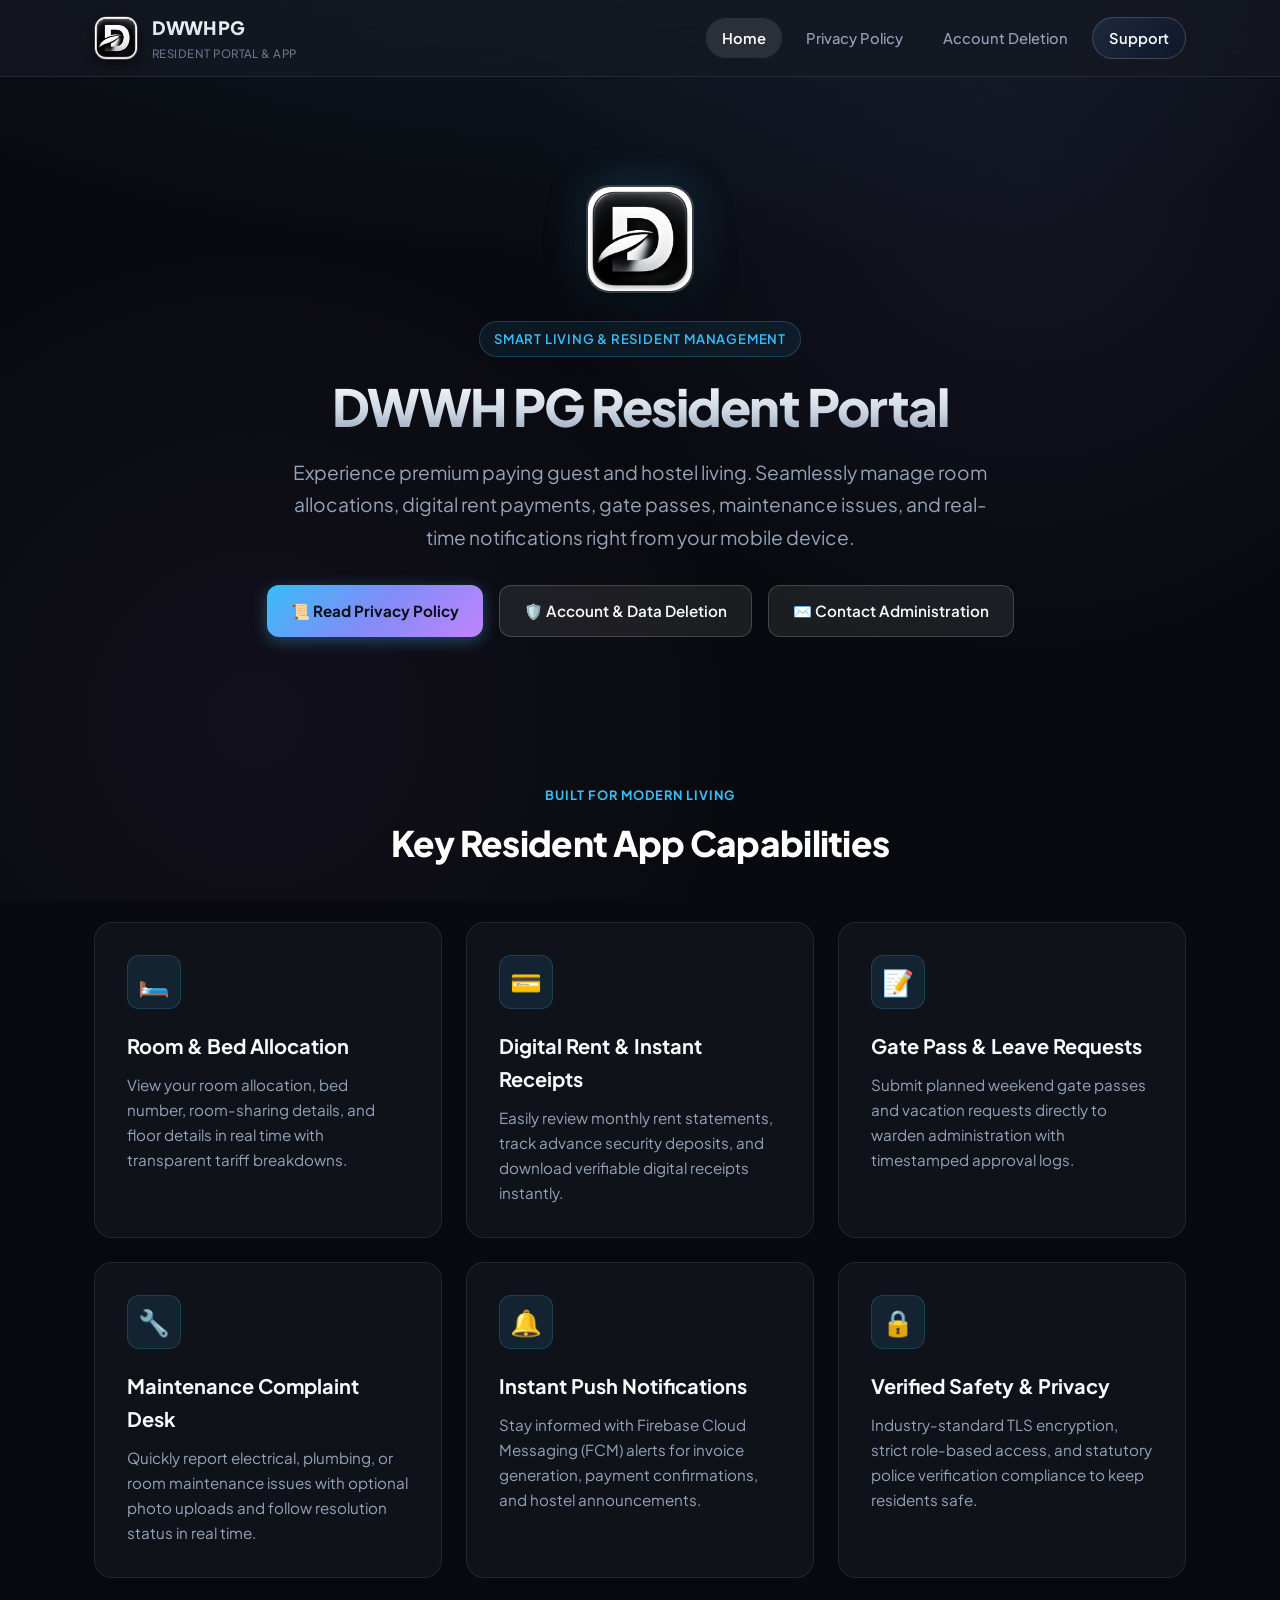
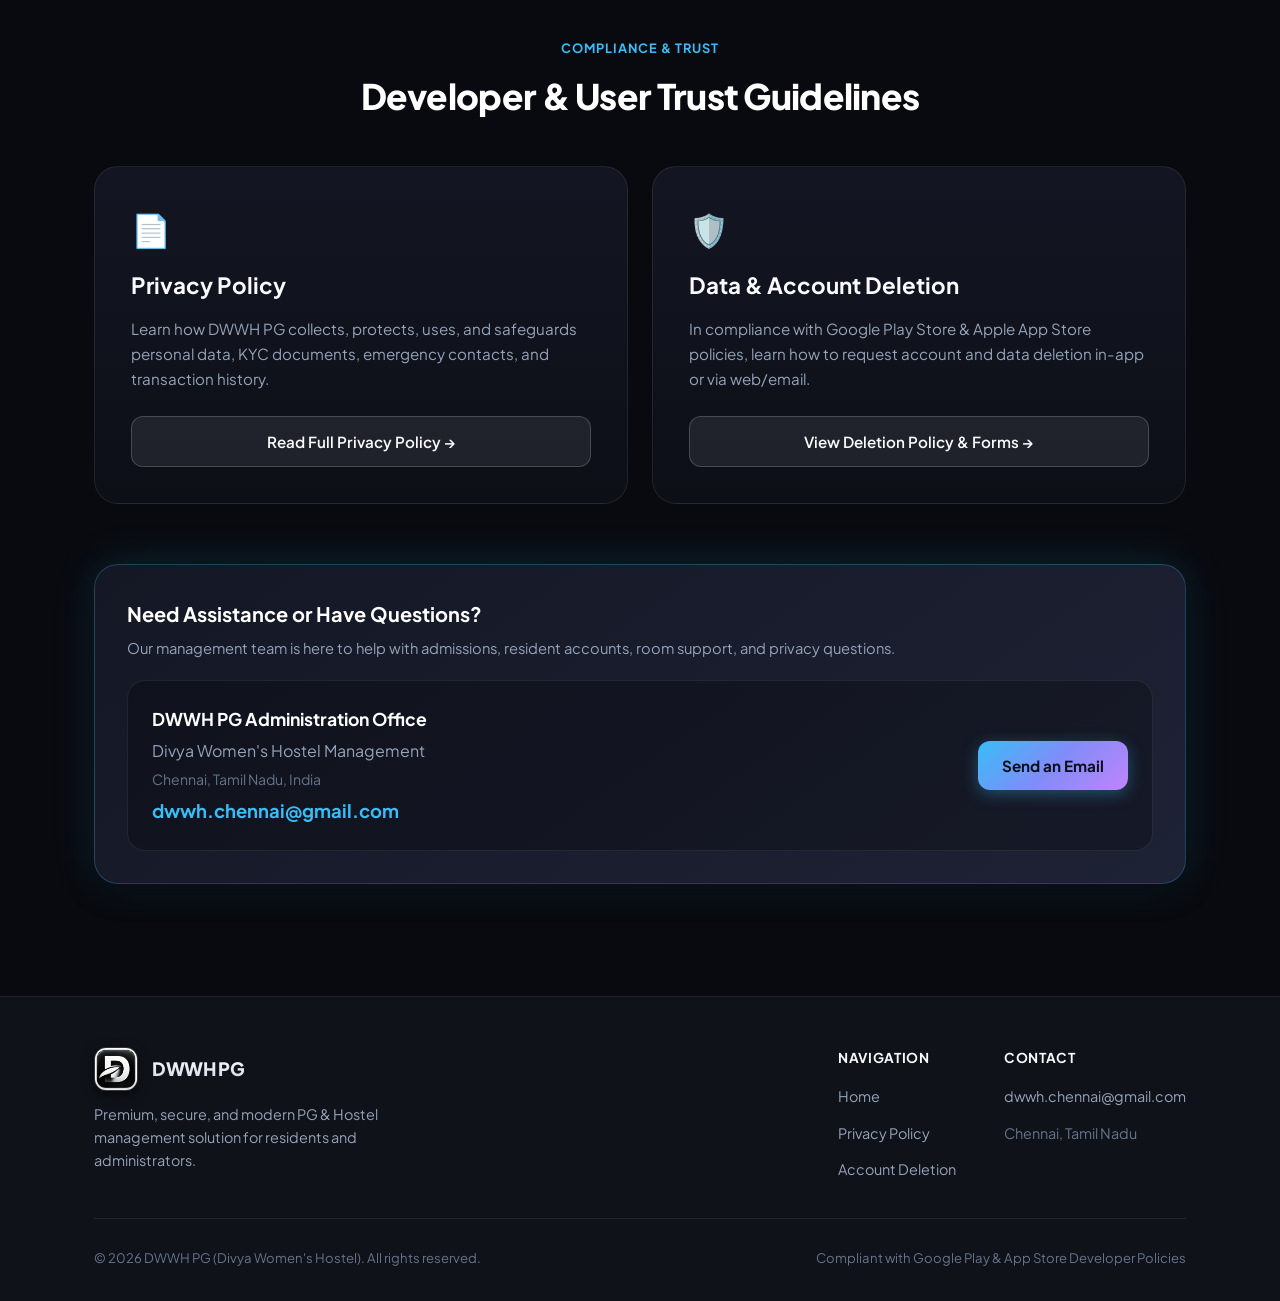
<file: index.html>
<!DOCTYPE html>
<html lang="en">
<head>
  <meta charset="UTF-8">
  <meta name="viewport" content="width=device-width, initial-scale=1.0">
  <title>DWWH PG | Modern Hostel & PG Resident Experience</title>
  <meta name="description" content="Official portal for DWWH PG (Divya Women's Hostel). Powered by modern mobile technology for room allocation, digital rent payments, gate passes, and resident support.">
  <meta name="keywords" content="DWWH PG, Divya Women's Hostel, PG accommodation Chennai, resident app, hostel management">
  <meta name="robots" content="index, follow">
  <link rel="icon" type="image/jpeg" href="logo.jpeg">
  <!-- Google Fonts -->
  <link rel="preconnect" href="https://fonts.googleapis.com">
  <link rel="preconnect" href="https://fonts.gstatic.com" crossorigin>
  <link href="https://fonts.googleapis.com/css2?family=Plus+Jakarta+Sans:wght@400;500;600;700;800&display=swap" rel="stylesheet">
  <link rel="stylesheet" href="styles.css">
  <style>
    /* Specific Home Styles */
    .hero-container {
      display: flex;
      flex-direction: column;
      align-items: center;
      text-align: center;
      padding: 60px 0 40px;
    }

    .hero-logo-large {
      width: 108px;
      height: 108px;
      border-radius: var(--radius-xl);
      box-shadow: 0 12px 36px rgba(0, 0, 0, 0.7), 0 0 40px rgba(56, 189, 248, 0.25);
      border: 2px solid rgba(255, 255, 255, 0.2);
      margin-bottom: 28px;
      transition: transform 0.3s ease;
    }

    .hero-logo-large:hover {
      transform: scale(1.06) rotate(1deg);
    }

    .hero-title-main {
      font-size: 3.2rem;
      font-weight: 800;
      line-height: 1.15;
      letter-spacing: -0.03em;
      margin-bottom: 20px;
      background: linear-gradient(180deg, #ffffff 0%, #cbd5e1 60%, #94a3b8 100%);
      -webkit-background-clip: text;
      -webkit-text-fill-color: transparent;
    }

    .hero-desc-main {
      font-size: 1.2rem;
      color: var(--text-secondary);
      max-width: 720px;
      margin: 0 auto 32px;
      line-height: 1.7;
    }

    .cta-group {
      display: flex;
      gap: 16px;
      flex-wrap: wrap;
      justify-content: center;
      margin-bottom: 48px;
    }

    .section-heading-wrapper {
      text-align: center;
      margin: 60px 0 36px;
    }

    .section-kicker {
      text-transform: uppercase;
      font-size: 0.8rem;
      font-weight: 700;
      letter-spacing: 0.08em;
      color: var(--accent-primary);
      margin-bottom: 8px;
    }

    .section-main-title {
      font-size: 2.2rem;
      font-weight: 800;
      letter-spacing: -0.02em;
      color: #ffffff;
    }

    @media (max-width: 768px) {
      .hero-title-main {
        font-size: 2.3rem;
      }
      .hero-desc-main {
        font-size: 1.05rem;
      }
    }
  </style>
</head>
<body>

  <!-- Site Navigation -->
  <header class="site-header">
    <div class="container nav-container">
      <a href="index.html" class="brand-link" id="nav-brand">
        <img src="logo.jpeg" alt="DWWH PG Logo" class="brand-logo" width="44" height="44">
        <div class="brand-title">
          <span class="brand-name">DWWH PG</span>
          <span class="brand-tagline">Resident Portal & App</span>
        </div>
      </a>
      <nav>
        <ul class="nav-links">
          <li><a href="index.html" class="nav-link active" id="nav-home">Home</a></li>
          <li><a href="privacy-policy.html" class="nav-link" id="nav-privacy">Privacy Policy</a></li>
          <li><a href="deletion-policy.html" class="nav-link" id="nav-deletion">Account Deletion</a></li>
          <li><a href="mailto:dwwh.chennai@gmail.com" class="nav-link btn-contact" id="nav-contact">Support</a></li>
        </ul>
      </nav>
    </div>
  </header>

  <!-- Main Hero Content -->
  <main class="content-wrapper">
    <div class="container">

      <!-- Hero Section -->
      <section class="hero-container">
        <img src="logo.jpeg" alt="DWWH PG Application" class="hero-logo-large" width="108" height="108">
        <div class="hero-badge">Smart Living & Resident Management</div>
        <h1 class="hero-title-main">DWWH PG Resident Portal</h1>
        <p class="hero-desc-main">
          Experience premium paying guest and hostel living. Seamlessly manage room allocations, digital rent payments, gate passes, maintenance issues, and real-time notifications right from your mobile device.
        </p>

        <div class="cta-group">
          <a href="privacy-policy.html" class="btn btn-primary" id="hero-btn-privacy">
            📜 Read Privacy Policy
          </a>
          <a href="deletion-policy.html" class="btn btn-secondary" id="hero-btn-deletion">
            🛡️ Account & Data Deletion
          </a>
          <a href="mailto:dwwh.chennai@gmail.com" class="btn btn-secondary" id="hero-btn-contact">
            ✉️ Contact Administration
          </a>
        </div>
      </section>

      <!-- Key App Features -->
      <section id="features">
        <div class="section-heading-wrapper">
          <div class="section-kicker">Built for Modern Living</div>
          <h2 class="section-main-title">Key Resident App Capabilities</h2>
        </div>

        <div class="features-grid">
          <div class="feature-card">
            <div class="feature-icon-wrapper">🛏️</div>
            <h3 class="feature-title">Room & Bed Allocation</h3>
            <p class="feature-desc">
              View your room allocation, bed number, room-sharing details, and floor details in real time with transparent tariff breakdowns.
            </p>
          </div>

          <div class="feature-card">
            <div class="feature-icon-wrapper">💳</div>
            <h3 class="feature-title">Digital Rent & Instant Receipts</h3>
            <p class="feature-desc">
              Easily review monthly rent statements, track advance security deposits, and download verifiable digital receipts instantly.
            </p>
          </div>

          <div class="feature-card">
            <div class="feature-icon-wrapper">📝</div>
            <h3 class="feature-title">Gate Pass & Leave Requests</h3>
            <p class="feature-desc">
              Submit planned weekend gate passes and vacation requests directly to warden administration with timestamped approval logs.
            </p>
          </div>

          <div class="feature-card">
            <div class="feature-icon-wrapper">🔧</div>
            <h3 class="feature-title">Maintenance Complaint Desk</h3>
            <p class="feature-desc">
              Quickly report electrical, plumbing, or room maintenance issues with optional photo uploads and follow resolution status in real time.
            </p>
          </div>

          <div class="feature-card">
            <div class="feature-icon-wrapper">🔔</div>
            <h3 class="feature-title">Instant Push Notifications</h3>
            <p class="feature-desc">
              Stay informed with Firebase Cloud Messaging (FCM) alerts for invoice generation, payment confirmations, and hostel announcements.
            </p>
          </div>

          <div class="feature-card">
            <div class="feature-icon-wrapper">🔒</div>
            <h3 class="feature-title">Verified Safety & Privacy</h3>
            <p class="feature-desc">
              Industry-standard TLS encryption, strict role-based access, and statutory police verification compliance to keep residents safe.
            </p>
          </div>
        </div>
      </section>

      <!-- App Store & Play Store Policy Showcase -->
      <section id="policies">
        <div class="section-heading-wrapper">
          <div class="section-kicker">Compliance & Trust</div>
          <h2 class="section-main-title">Developer & User Trust Guidelines</h2>
        </div>

        <div class="policy-showcase">
          <div class="policy-promo-card">
            <div>
              <div style="font-size: 2rem; margin-bottom: 12px;">📄</div>
              <h3>Privacy Policy</h3>
              <p>
                Learn how DWWH PG collects, protects, uses, and safeguards personal data, KYC documents, emergency contacts, and transaction history.
              </p>
            </div>
            <a href="privacy-policy.html" class="btn btn-secondary">Read Full Privacy Policy &rarr;</a>
          </div>

          <div class="policy-promo-card">
            <div>
              <div style="font-size: 2rem; margin-bottom: 12px;">🛡️</div>
              <h3>Data & Account Deletion</h3>
              <p>
                In compliance with Google Play Store & Apple App Store policies, learn how to request account and data deletion in-app or via web/email.
              </p>
            </div>
            <a href="deletion-policy.html" class="btn btn-secondary">View Deletion Policy & Forms &rarr;</a>
          </div>
        </div>
      </section>

      <!-- Contact Banner -->
      <section class="action-box">
        <div class="action-header">
          <h3 class="action-title">Need Assistance or Have Questions?</h3>
          <p class="action-subtitle">
            Our management team is here to help with admissions, resident accounts, room support, and privacy questions.
          </p>
        </div>
        <div class="contact-card" style="margin-top: 16px; background: rgba(0,0,0,0.25);">
          <div class="contact-info">
            <strong style="color: #ffffff; font-size: 1.1rem;">DWWH PG Administration Office</strong>
            <span style="color: var(--text-secondary);">Divya Women's Hostel Management</span>
            <span style="color: var(--text-muted); font-size: 0.88rem;">Chennai, Tamil Nadu, India</span>
            <a href="mailto:dwwh.chennai@gmail.com" class="contact-email">dwwh.chennai@gmail.com</a>
          </div>
          <a href="mailto:dwwh.chennai@gmail.com" class="btn btn-primary">
            Send an Email
          </a>
        </div>
      </section>

    </div>
  </main>

  <!-- Footer -->
  <footer class="site-footer">
    <div class="container">
      <div class="footer-top">
        <div class="footer-brand">
          <a href="index.html" class="brand-link">
            <img src="logo.jpeg" alt="DWWH PG" class="brand-logo" width="38" height="38">
            <span class="brand-name">DWWH PG</span>
          </a>
          <p>
            Premium, secure, and modern PG & Hostel management solution for residents and administrators.
          </p>
        </div>
        <div class="footer-nav">
          <div>
            <div class="footer-col-title">Navigation</div>
            <ul class="footer-links">
              <li><a href="index.html" class="footer-link">Home</a></li>
              <li><a href="privacy-policy.html" class="footer-link">Privacy Policy</a></li>
              <li><a href="deletion-policy.html" class="footer-link">Account Deletion</a></li>
            </ul>
          </div>
          <div>
            <div class="footer-col-title">Contact</div>
            <ul class="footer-links">
              <li><a href="mailto:dwwh.chennai@gmail.com" class="footer-link">dwwh.chennai@gmail.com</a></li>
              <li><span class="footer-link" style="color: var(--text-muted);">Chennai, Tamil Nadu</span></li>
            </ul>
          </div>
        </div>
      </div>
      <div class="footer-bottom">
        <div>© 2026 DWWH PG (Divya Women's Hostel). All rights reserved.</div>
        <div>Compliant with Google Play & App Store Developer Policies</div>
      </div>
    </div>
  </footer>

</body>
</html>
</file>
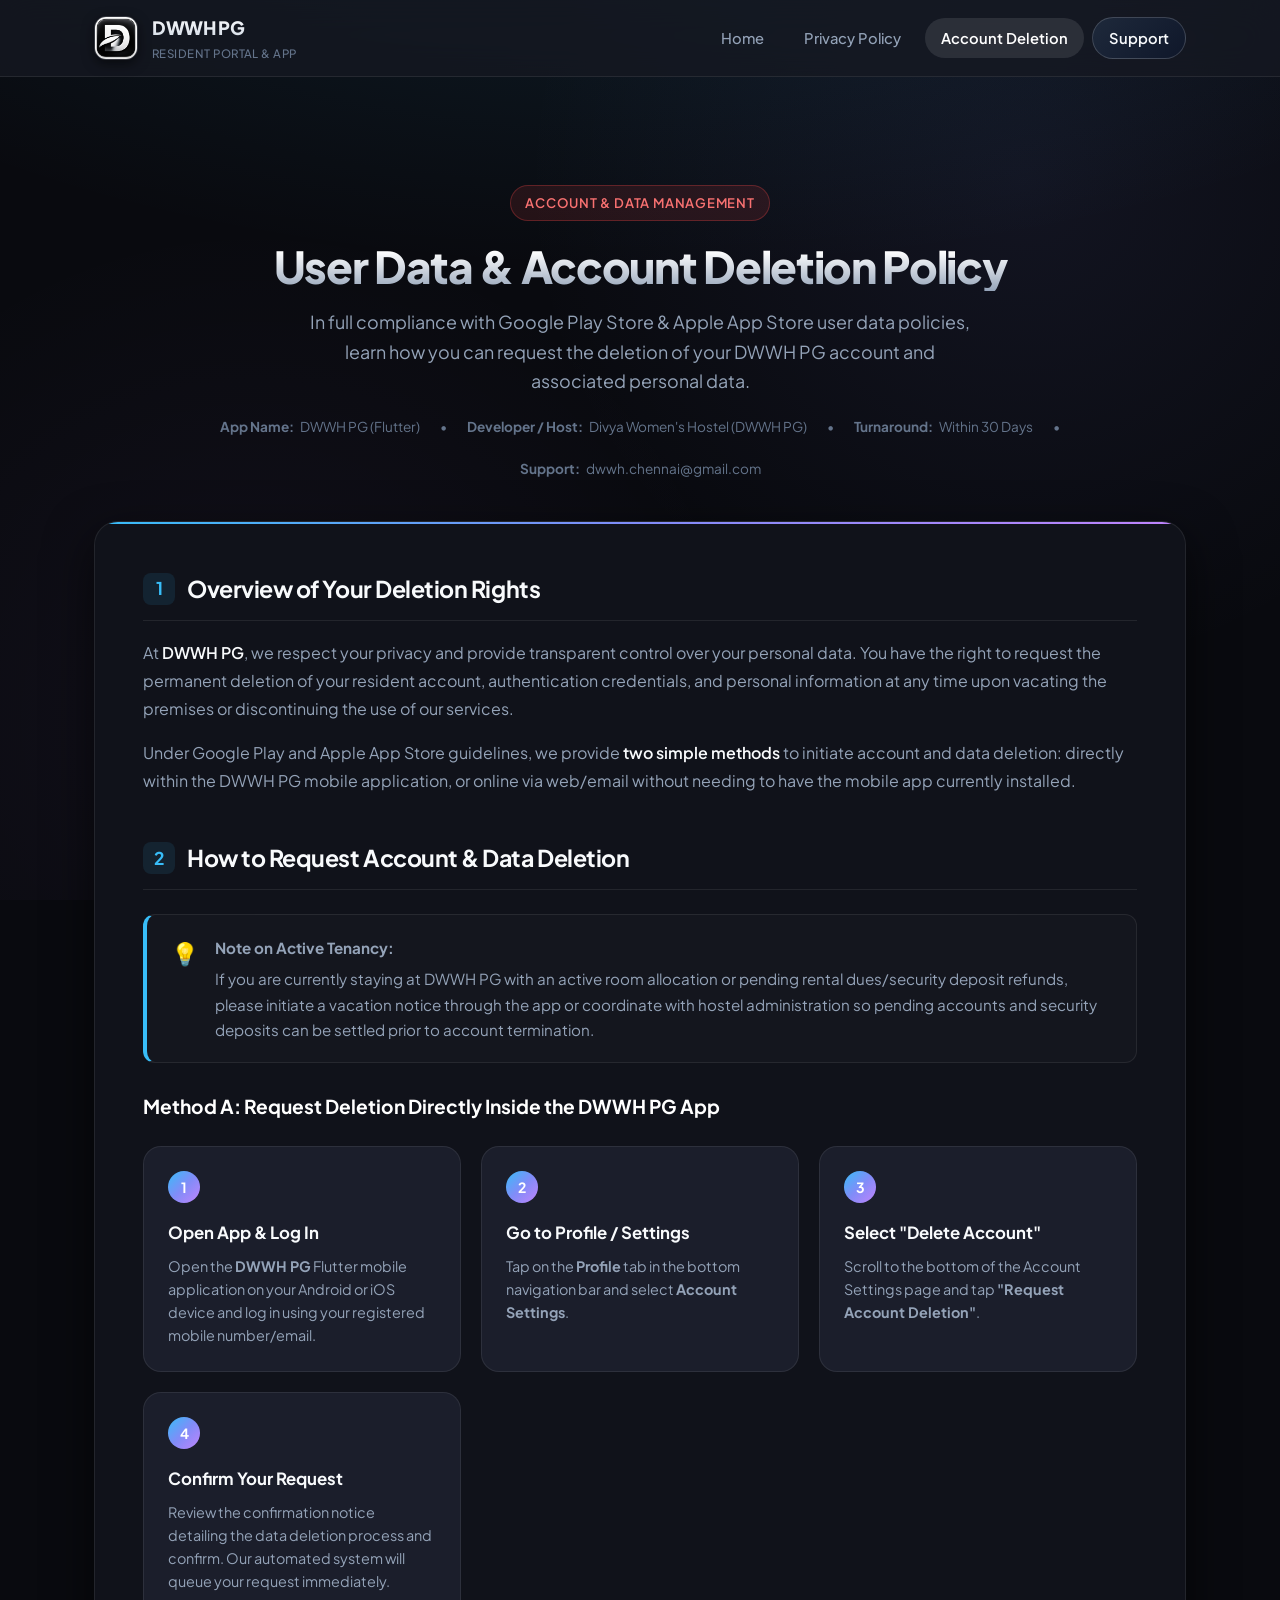
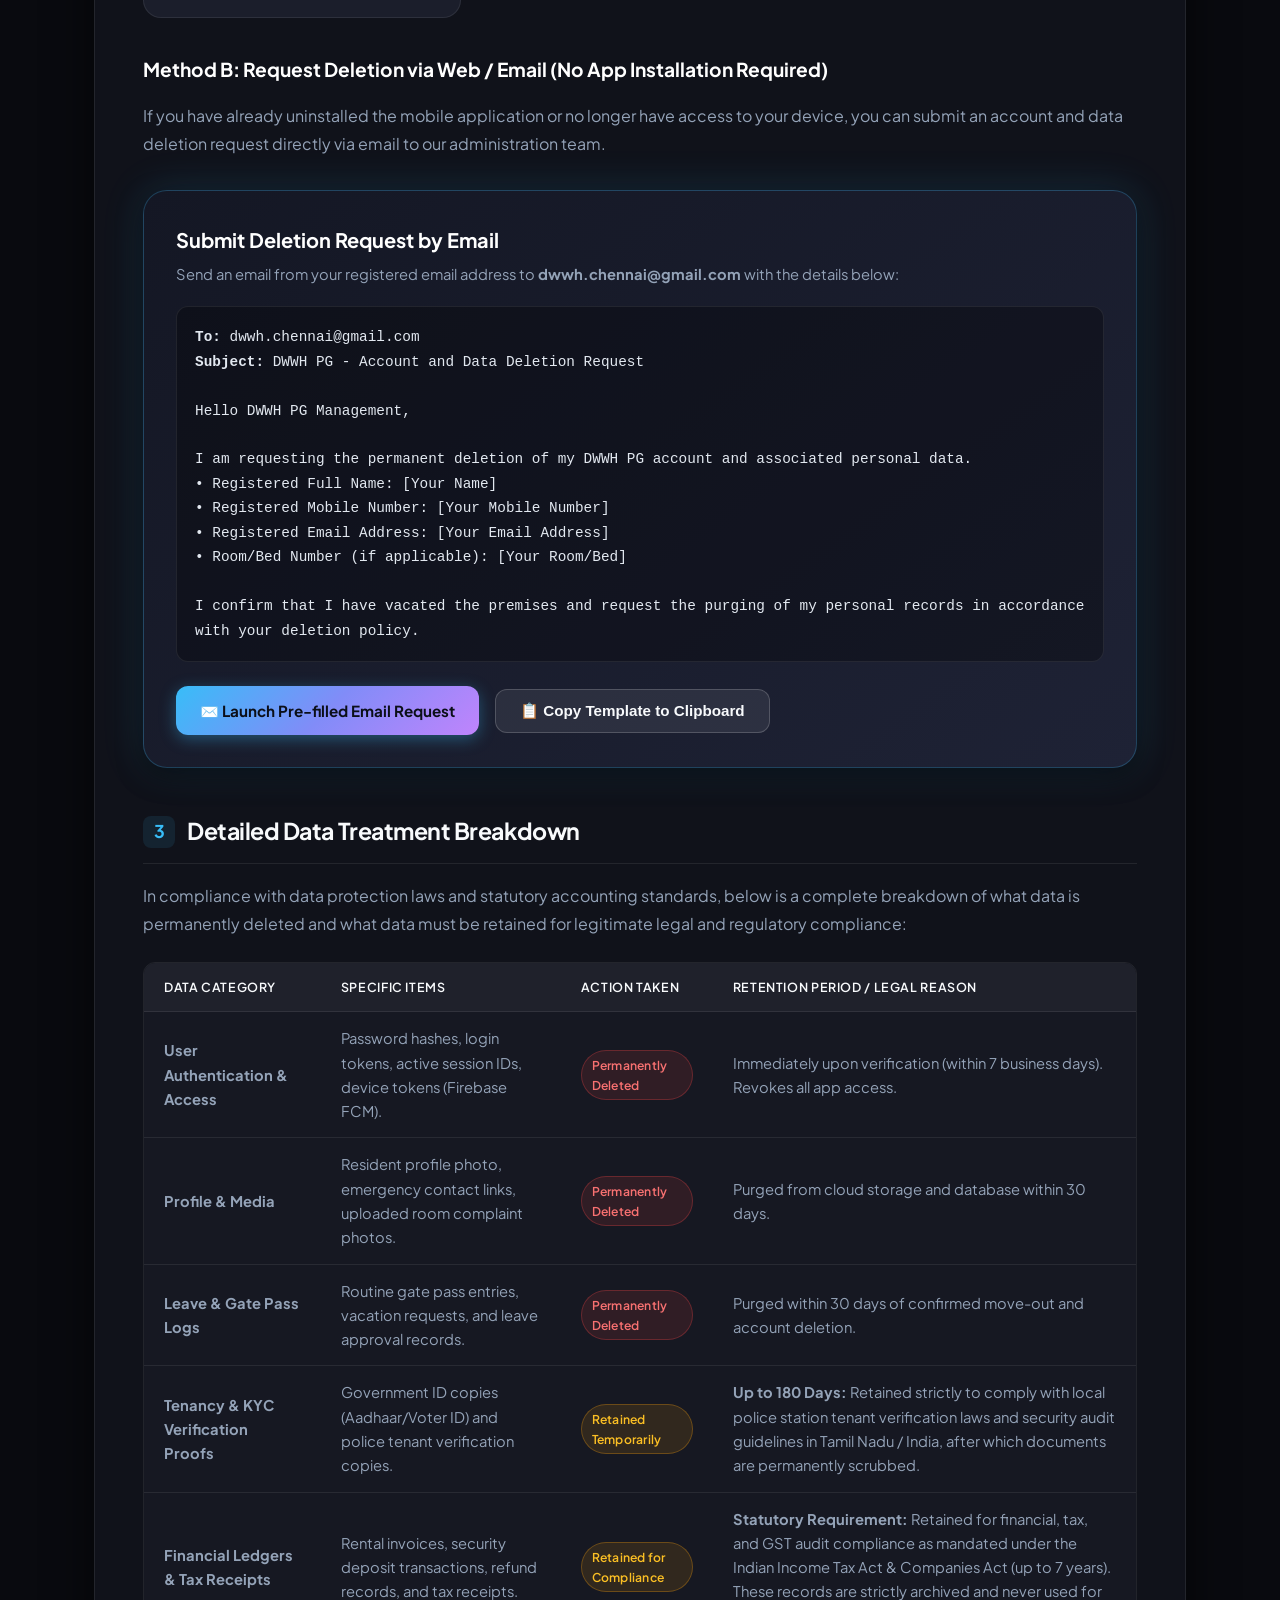
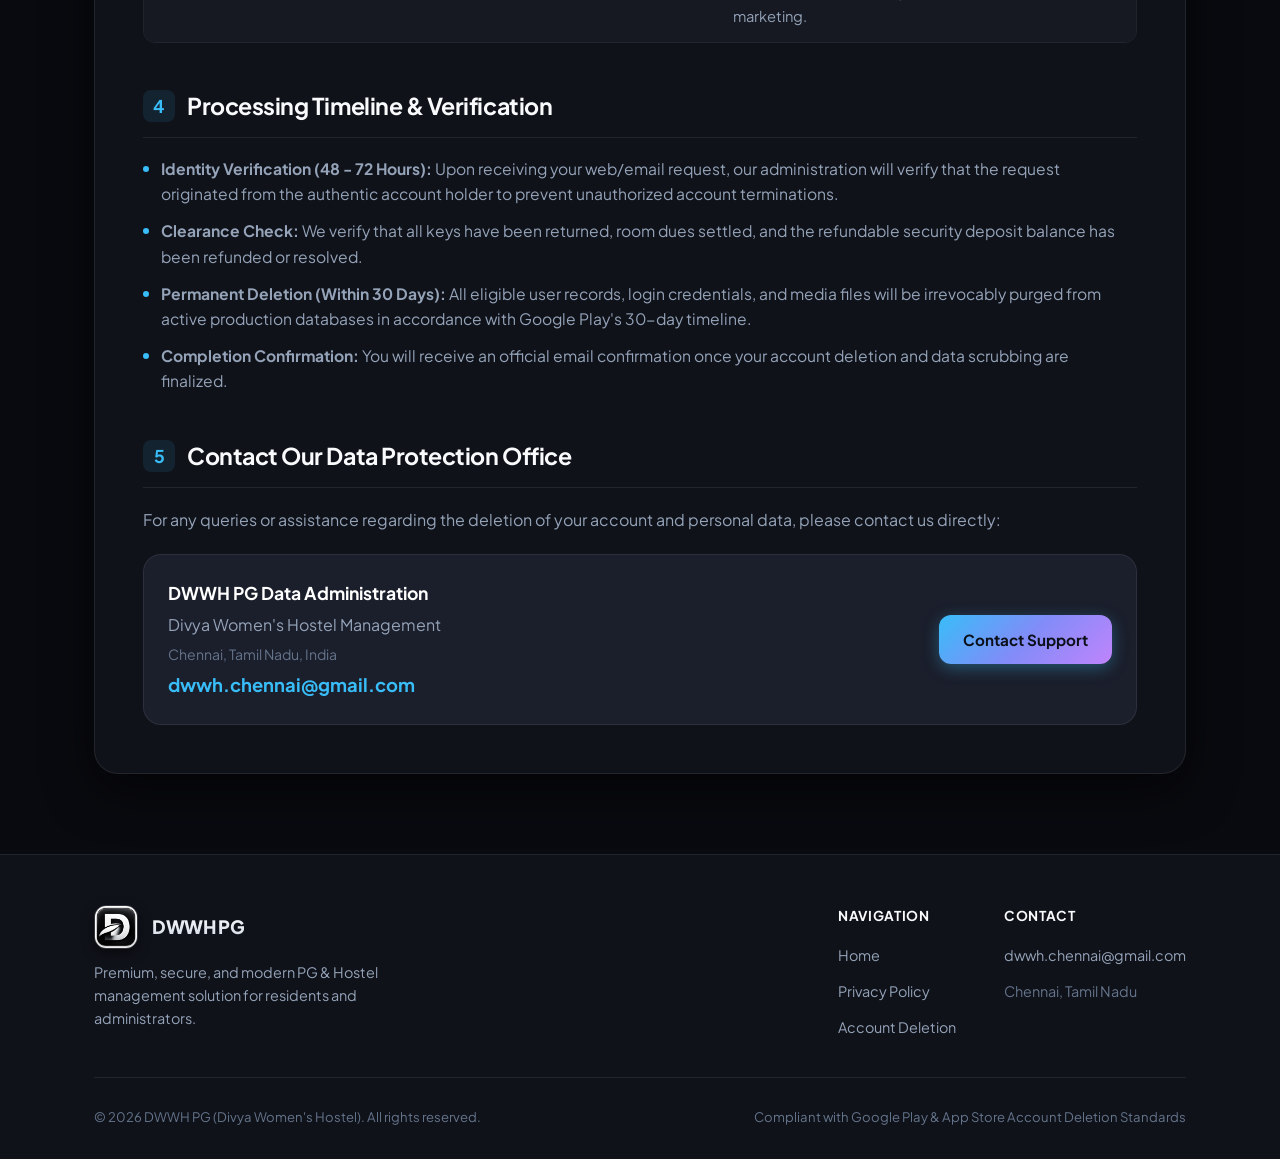
<file: deletion-policy.html>
<!DOCTYPE html>
<html lang="en">
<head>
  <meta charset="UTF-8">
  <meta name="viewport" content="width=device-width, initial-scale=1.0">
  <title>Account & Data Deletion Policy | DWWH PG</title>
  <meta name="description" content="Data and Account Deletion Policy for DWWH PG Flutter app. Learn how to delete your account, what data is permanently erased, what records are retained for compliance, and submit an online request.">
  <meta name="robots" content="index, follow">
  <link rel="icon" type="image/jpeg" href="logo.jpeg">
  <!-- Google Fonts -->
  <link rel="preconnect" href="https://fonts.googleapis.com">
  <link rel="preconnect" href="https://fonts.gstatic.com" crossorigin>
  <link href="https://fonts.googleapis.com/css2?family=Plus+Jakarta+Sans:wght@400;500;600;700;800&display=swap" rel="stylesheet">
  <link rel="stylesheet" href="styles.css">
</head>
<body>

  <!-- Site Navigation -->
  <header class="site-header">
    <div class="container nav-container">
      <a href="index.html" class="brand-link" id="nav-brand">
        <img src="logo.jpeg" alt="DWWH PG Logo" class="brand-logo" width="44" height="44">
        <div class="brand-title">
          <span class="brand-name">DWWH PG</span>
          <span class="brand-tagline">Resident Portal & App</span>
        </div>
      </a>
      <nav>
        <ul class="nav-links">
          <li><a href="index.html" class="nav-link" id="nav-home">Home</a></li>
          <li><a href="privacy-policy.html" class="nav-link" id="nav-privacy">Privacy Policy</a></li>
          <li><a href="deletion-policy.html" class="nav-link active" id="nav-deletion">Account Deletion</a></li>
          <li><a href="mailto:dwwh.chennai@gmail.com" class="nav-link btn-contact" id="nav-contact">Support</a></li>
        </ul>
      </nav>
    </div>
  </header>

  <!-- Hero Section -->
  <main class="content-wrapper">
    <div class="container">
      <section class="page-hero">
        <div class="hero-badge warning-badge">Account & Data Management</div>
        <h1 class="page-title">User Data & Account Deletion Policy</h1>
        <p class="page-subtitle">
          In full compliance with Google Play Store & Apple App Store user data policies, learn how you can request the deletion of your DWWH PG account and associated personal data.
        </p>
        <div class="meta-bar">
          <span class="meta-item"><strong>App Name:</strong> DWWH PG (Flutter)</span>
          <span class="meta-item">•</span>
          <span class="meta-item"><strong>Developer / Host:</strong> Divya Women's Hostel (DWWH PG)</span>
          <span class="meta-item">•</span>
          <span class="meta-item"><strong>Turnaround:</strong> Within 30 Days</span>
          <span class="meta-item">•</span>
          <span class="meta-item"><strong>Support:</strong> dwwh.chennai@gmail.com</span>
        </div>
      </section>

      <!-- Main Policy Card -->
      <article class="policy-card">

        <!-- 1. Policy Overview -->
        <section class="policy-section" id="section-overview">
          <h2 class="section-title">
            <span class="section-icon">1</span>
            Overview of Your Deletion Rights
          </h2>
          <p class="policy-text">
            At <strong>DWWH PG</strong>, we respect your privacy and provide transparent control over your personal data. You have the right to request the permanent deletion of your resident account, authentication credentials, and personal information at any time upon vacating the premises or discontinuing the use of our services.
          </p>
          <p class="policy-text">
            Under Google Play and Apple App Store guidelines, we provide <strong>two simple methods</strong> to initiate account and data deletion: directly within the DWWH PG mobile application, or online via web/email without needing to have the mobile app currently installed.
          </p>
        </section>

        <!-- 2. Step-by-Step Deletion Instructions -->
        <section class="policy-section" id="section-methods">
          <h2 class="section-title">
            <span class="section-icon">2</span>
            How to Request Account & Data Deletion
          </h2>

          <div class="callout-box">
            <div class="callout-icon">💡</div>
            <div class="callout-content">
              <p><strong>Note on Active Tenancy:</strong></p>
              <p>If you are currently staying at DWWH PG with an active room allocation or pending rental dues/security deposit refunds, please initiate a vacation notice through the app or coordinate with hostel administration so pending accounts and security deposits can be settled prior to account termination.</p>
            </div>
          </div>

          <!-- Method A: In-App -->
          <h3 style="font-size: 1.2rem; color: #ffffff; margin: 28px 0 16px;">
            Method A: Request Deletion Directly Inside the DWWH PG App
          </h3>
          <div class="steps-grid">
            <div class="step-card">
              <div class="step-number">1</div>
              <div class="step-title">Open App & Log In</div>
              <div class="step-description">
                Open the <strong>DWWH PG</strong> Flutter mobile application on your Android or iOS device and log in using your registered mobile number/email.
              </div>
            </div>

            <div class="step-card">
              <div class="step-number">2</div>
              <div class="step-title">Go to Profile / Settings</div>
              <div class="step-description">
                Tap on the <strong>Profile</strong> tab in the bottom navigation bar and select <strong>Account Settings</strong>.
              </div>
            </div>

            <div class="step-card">
              <div class="step-number">3</div>
              <div class="step-title">Select "Delete Account"</div>
              <div class="step-description">
                Scroll to the bottom of the Account Settings page and tap <strong>"Request Account Deletion"</strong>.
              </div>
            </div>

            <div class="step-card">
              <div class="step-number">4</div>
              <div class="step-title">Confirm Your Request</div>
              <div class="step-description">
                Review the confirmation notice detailing the data deletion process and confirm. Our automated system will queue your request immediately.
              </div>
            </div>
          </div>

          <!-- Method B: Web / Email -->
          <h3 style="font-size: 1.2rem; color: #ffffff; margin: 36px 0 16px;">
            Method B: Request Deletion via Web / Email (No App Installation Required)
          </h3>
          <p class="policy-text">
            If you have already uninstalled the mobile application or no longer have access to your device, you can submit an account and data deletion request directly via email to our administration team.
          </p>

          <!-- Interactive Web Action Box -->
          <div class="action-box">
            <div class="action-header">
              <h4 class="action-title">Submit Deletion Request by Email</h4>
              <p class="action-subtitle">
                Send an email from your registered email address to <strong>dwwh.chennai@gmail.com</strong> with the details below:
              </p>
            </div>

            <div style="background: rgba(0,0,0,0.3); border: 1px solid var(--border-subtle); border-radius: var(--radius-md); padding: 18px; font-family: monospace; font-size: 0.9rem; color: #e2e8f0; line-height: 1.7;">
              <strong>To:</strong> dwwh.chennai@gmail.com<br>
              <strong>Subject:</strong> DWWH PG - Account and Data Deletion Request<br><br>
              Hello DWWH PG Management,<br><br>
              I am requesting the permanent deletion of my DWWH PG account and associated personal data.<br>
              • Registered Full Name: [Your Name]<br>
              • Registered Mobile Number: [Your Mobile Number]<br>
              • Registered Email Address: [Your Email Address]<br>
              • Room/Bed Number (if applicable): [Your Room/Bed]<br><br>
              I confirm that I have vacated the premises and request the purging of my personal records in accordance with your deletion policy.
            </div>

            <div class="action-buttons">
              <a href="mailto:dwwh.chennai@gmail.com?subject=DWWH%20PG%20-%20Account%20and%20Data%20Deletion%20Request&body=Hello%20DWWH%20PG%20Management%2C%0A%0AI%20am%20requesting%20the%20permanent%20deletion%20of%20my%20DWWH%20PG%20account%20and%20associated%20personal%20data.%0A%0A%E2%80%A2%20Registered%20Full%20Name%3A%20%0A%E2%80%A2%20Registered%20Mobile%20Number%3A%20%0A%E2%80%A2%20Registered%20Email%20Address%3A%20%0A%E2%80%A2%20Room%20%2F%20Bed%20Number%20(if%20known)%3A%20%0A%0AThank%20you." 
                 class="btn btn-primary" id="btn-email-deletion">
                ✉️ Launch Pre-filled Email Request
              </a>
              <button type="button" class="btn btn-secondary" id="btn-copy-template" onclick="copyTemplate()">
                📋 Copy Template to Clipboard
              </button>
            </div>
          </div>
        </section>

        <!-- 3. What Data Is Deleted vs Retained -->
        <section class="policy-section" id="section-data-breakdown">
          <h2 class="section-title">
            <span class="section-icon">3</span>
            Detailed Data Treatment Breakdown
          </h2>
          <p class="policy-text">
            In compliance with data protection laws and statutory accounting standards, below is a complete breakdown of what data is permanently deleted and what data must be retained for legitimate legal and regulatory compliance:
          </p>

          <div class="table-responsive">
            <table class="data-table">
              <thead>
                <tr>
                  <th>Data Category</th>
                  <th>Specific Items</th>
                  <th>Action Taken</th>
                  <th>Retention Period / Legal Reason</th>
                </tr>
              </thead>
              <tbody>
                <tr>
                  <td><strong>User Authentication & Access</strong></td>
                  <td>Password hashes, login tokens, active session IDs, device tokens (Firebase FCM).</td>
                  <td><span class="badge badge-immediate">Permanently Deleted</span></td>
                  <td>Immediately upon verification (within 7 business days). Revokes all app access.</td>
                </tr>
                <tr>
                  <td><strong>Profile & Media</strong></td>
                  <td>Resident profile photo, emergency contact links, uploaded room complaint photos.</td>
                  <td><span class="badge badge-immediate">Permanently Deleted</span></td>
                  <td>Purged from cloud storage and database within 30 days.</td>
                </tr>
                <tr>
                  <td><strong>Leave & Gate Pass Logs</strong></td>
                  <td>Routine gate pass entries, vacation requests, and leave approval records.</td>
                  <td><span class="badge badge-immediate">Permanently Deleted</span></td>
                  <td>Purged within 30 days of confirmed move-out and account deletion.</td>
                </tr>
                <tr>
                  <td><strong>Tenancy & KYC Verification Proofs</strong></td>
                  <td>Government ID copies (Aadhaar/Voter ID) and police tenant verification copies.</td>
                  <td><span class="badge badge-retained">Retained Temporarily</span></td>
                  <td><strong>Up to 180 Days:</strong> Retained strictly to comply with local police station tenant verification laws and security audit guidelines in Tamil Nadu / India, after which documents are permanently scrubbed.</td>
                </tr>
                <tr>
                  <td><strong>Financial Ledgers & Tax Receipts</strong></td>
                  <td>Rental invoices, security deposit transactions, refund records, and tax receipts.</td>
                  <td><span class="badge badge-retained">Retained for Compliance</span></td>
                  <td><strong>Statutory Requirement:</strong> Retained for financial, tax, and GST audit compliance as mandated under the Indian Income Tax Act & Companies Act (up to 7 years). These records are strictly archived and never used for marketing.</td>
                </tr>
              </tbody>
            </table>
          </div>
        </section>

        <!-- 4. Processing Timeline -->
        <section class="policy-section" id="section-timeline">
          <h2 class="section-title">
            <span class="section-icon">4</span>
            Processing Timeline & Verification
          </h2>
          <ul class="policy-list">
            <li class="policy-list-item">
              <span class="list-bullet"></span>
              <div>
                <strong>Identity Verification (48 - 72 Hours):</strong> Upon receiving your web/email request, our administration will verify that the request originated from the authentic account holder to prevent unauthorized account terminations.
              </div>
            </li>
            <li class="policy-list-item">
              <span class="list-bullet"></span>
              <div>
                <strong>Clearance Check:</strong> We verify that all keys have been returned, room dues settled, and the refundable security deposit balance has been refunded or resolved.
              </div>
            </li>
            <li class="policy-list-item">
              <span class="list-bullet"></span>
              <div>
                <strong>Permanent Deletion (Within 30 Days):</strong> All eligible user records, login credentials, and media files will be irrevocably purged from active production databases in accordance with Google Play's 30-day timeline.
              </div>
            </li>
            <li class="policy-list-item">
              <span class="list-bullet"></span>
              <div>
                <strong>Completion Confirmation:</strong> You will receive an official email confirmation once your account deletion and data scrubbing are finalized.
              </div>
            </li>
          </ul>
        </section>

        <!-- 5. Contact & Support -->
        <section class="policy-section" id="section-contact-deletion">
          <h2 class="section-title">
            <span class="section-icon">5</span>
            Contact Our Data Protection Office
          </h2>
          <p class="policy-text">
            For any queries or assistance regarding the deletion of your account and personal data, please contact us directly:
          </p>

          <div class="contact-card">
            <div class="contact-info">
              <strong style="font-size: 1.1rem; color: #ffffff;">DWWH PG Data Administration</strong>
              <span style="color: var(--text-secondary);">Divya Women's Hostel Management</span>
              <span style="color: var(--text-muted); font-size: 0.88rem;">Chennai, Tamil Nadu, India</span>
              <a href="mailto:dwwh.chennai@gmail.com" class="contact-email">dwwh.chennai@gmail.com</a>
            </div>
            <a href="mailto:dwwh.chennai@gmail.com?subject=Account%20Deletion%20Assistance%20-%20DWWH%20PG" class="btn btn-primary">
              Contact Support
            </a>
          </div>
        </section>

      </article>
    </div>
  </main>

  <!-- Footer -->
  <footer class="site-footer">
    <div class="container">
      <div class="footer-top">
        <div class="footer-brand">
          <a href="index.html" class="brand-link">
            <img src="logo.jpeg" alt="DWWH PG" class="brand-logo" width="38" height="38">
            <span class="brand-name">DWWH PG</span>
          </a>
          <p>
            Premium, secure, and modern PG & Hostel management solution for residents and administrators.
          </p>
        </div>
        <div class="footer-nav">
          <div>
            <div class="footer-col-title">Navigation</div>
            <ul class="footer-links">
              <li><a href="index.html" class="footer-link">Home</a></li>
              <li><a href="privacy-policy.html" class="footer-link">Privacy Policy</a></li>
              <li><a href="deletion-policy.html" class="footer-link">Account Deletion</a></li>
            </ul>
          </div>
          <div>
            <div class="footer-col-title">Contact</div>
            <ul class="footer-links">
              <li><a href="mailto:dwwh.chennai@gmail.com" class="footer-link">dwwh.chennai@gmail.com</a></li>
              <li><span class="footer-link" style="color: var(--text-muted);">Chennai, Tamil Nadu</span></li>
            </ul>
          </div>
        </div>
      </div>
      <div class="footer-bottom">
        <div>© 2026 DWWH PG (Divya Women's Hostel). All rights reserved.</div>
        <div>Compliant with Google Play & App Store Account Deletion Standards</div>
      </div>
    </div>
  </footer>

  <script>
    function copyTemplate() {
      const templateText = 
`To: dwwh.chennai@gmail.com
Subject: DWWH PG - Account and Data Deletion Request

Hello DWWH PG Management,

I am requesting the permanent deletion of my DWWH PG account and associated personal data.

• Registered Full Name: 
• Registered Mobile Number: 
• Registered Email Address: 
• Room / Bed Number (if known): 

Thank you.`;

      navigator.clipboard.writeText(templateText).then(() => {
        const btn = document.getElementById('btn-copy-template');
        const origText = btn.innerHTML;
        btn.innerHTML = '✅ Copied to Clipboard!';
        btn.style.borderColor = 'var(--success)';
        btn.style.color = 'var(--success)';
        setTimeout(() => {
          btn.innerHTML = origText;
          btn.style.borderColor = '';
          btn.style.color = '';
        }, 3000);
      }).catch(err => {
        alert('Please copy the template from the box above.');
      });
    }
  </script>

</body>
</html>
</file>
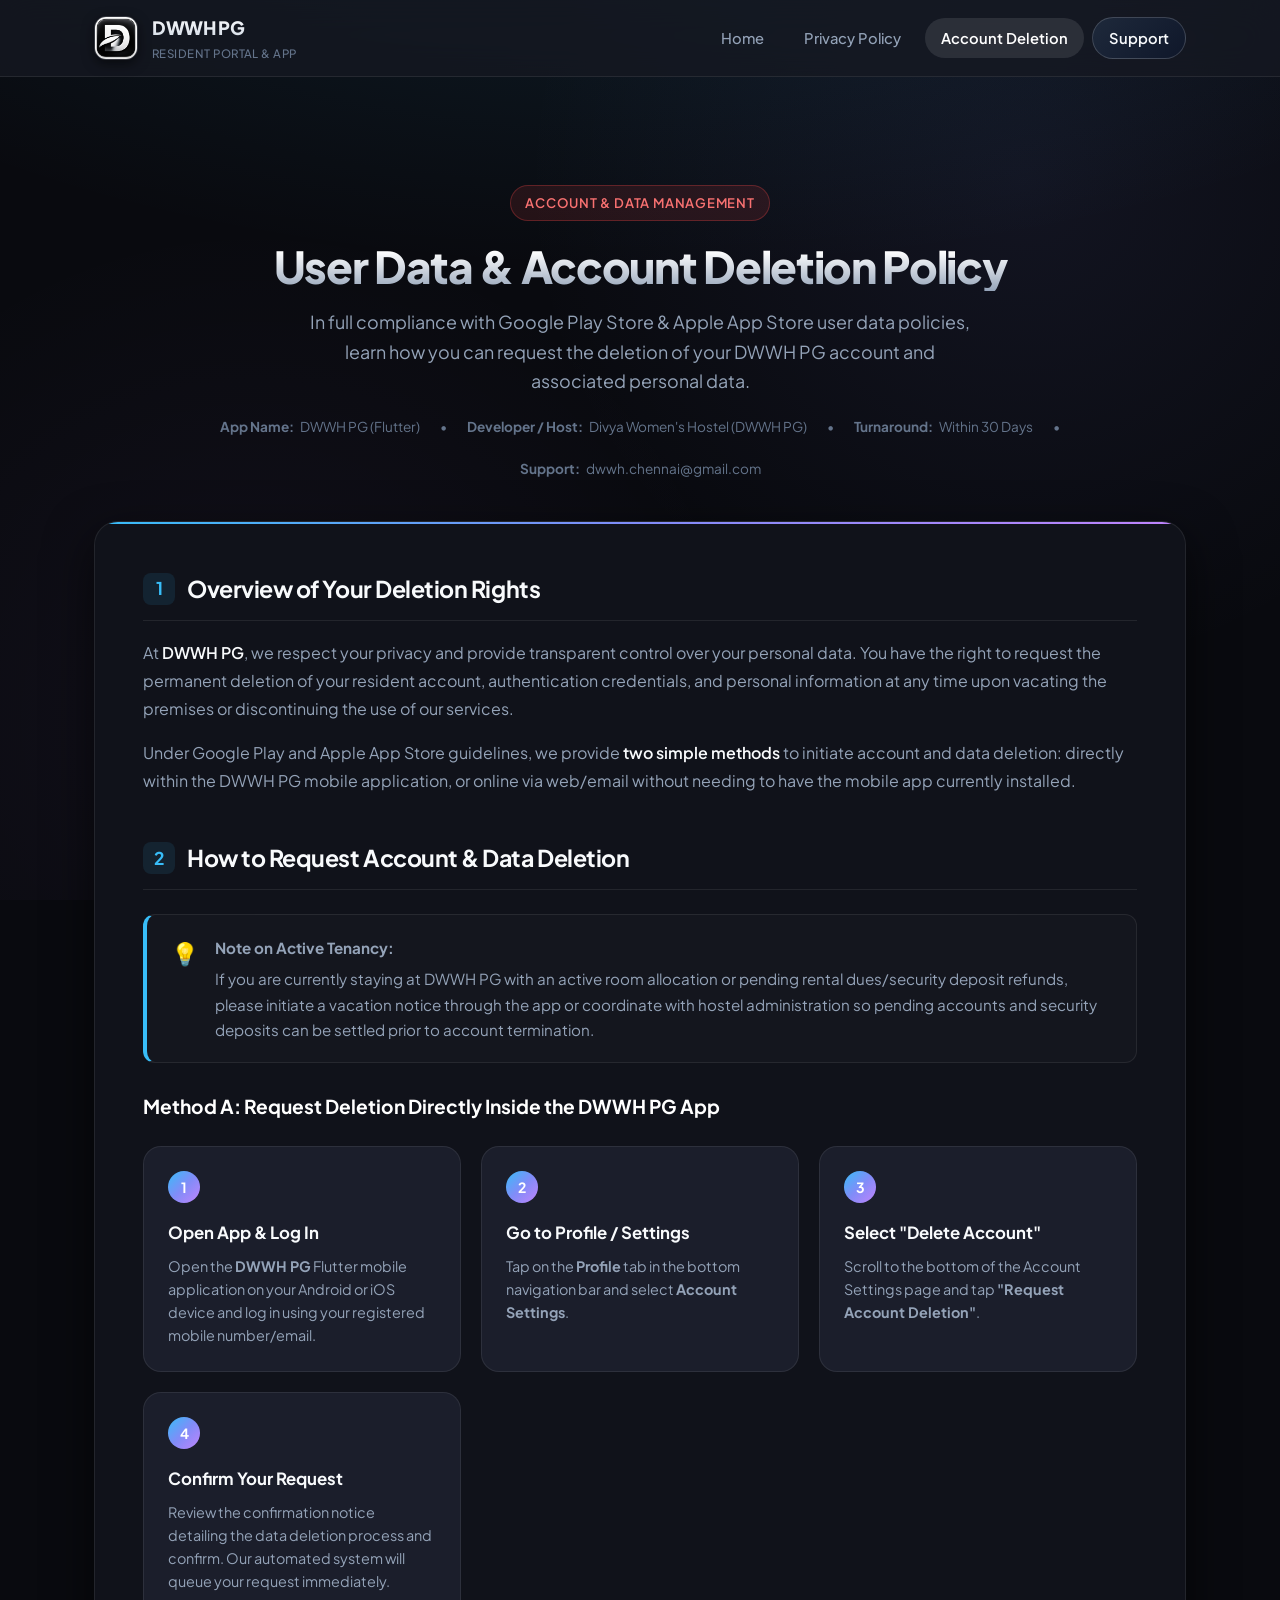
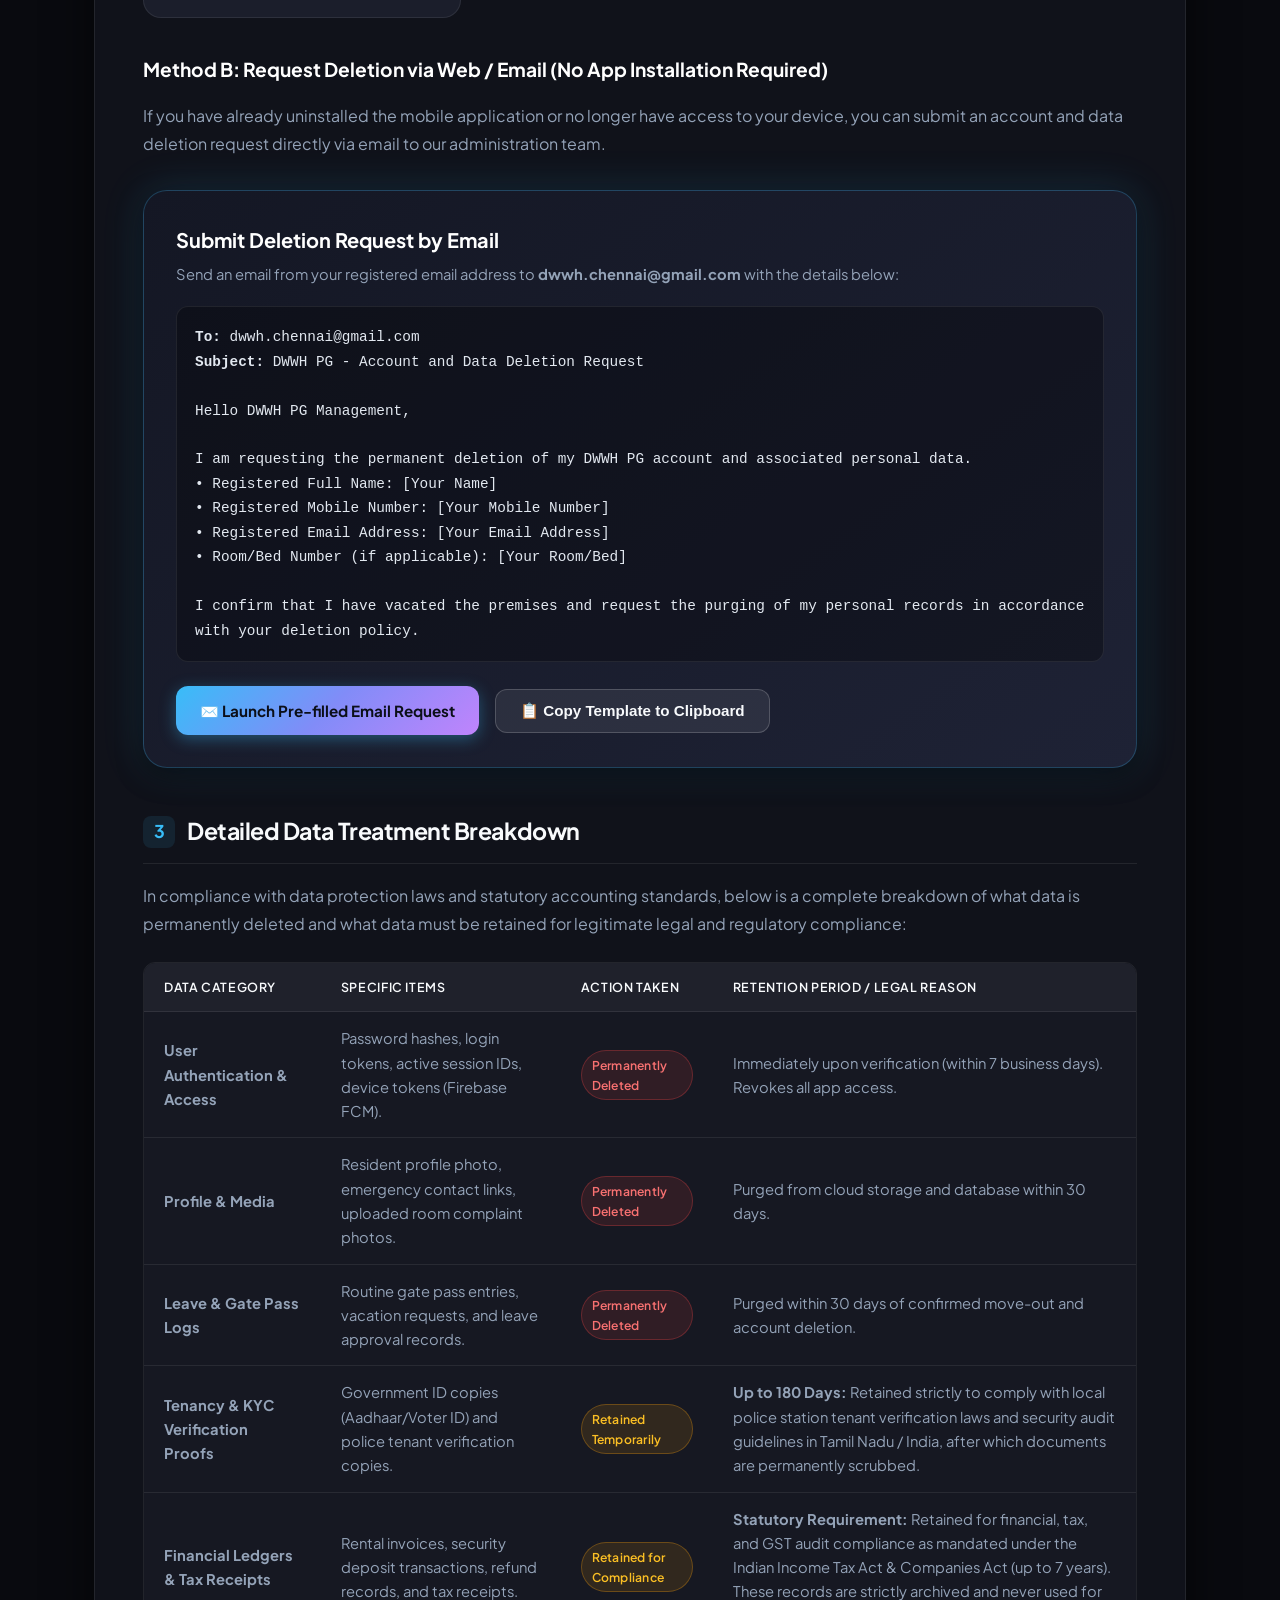
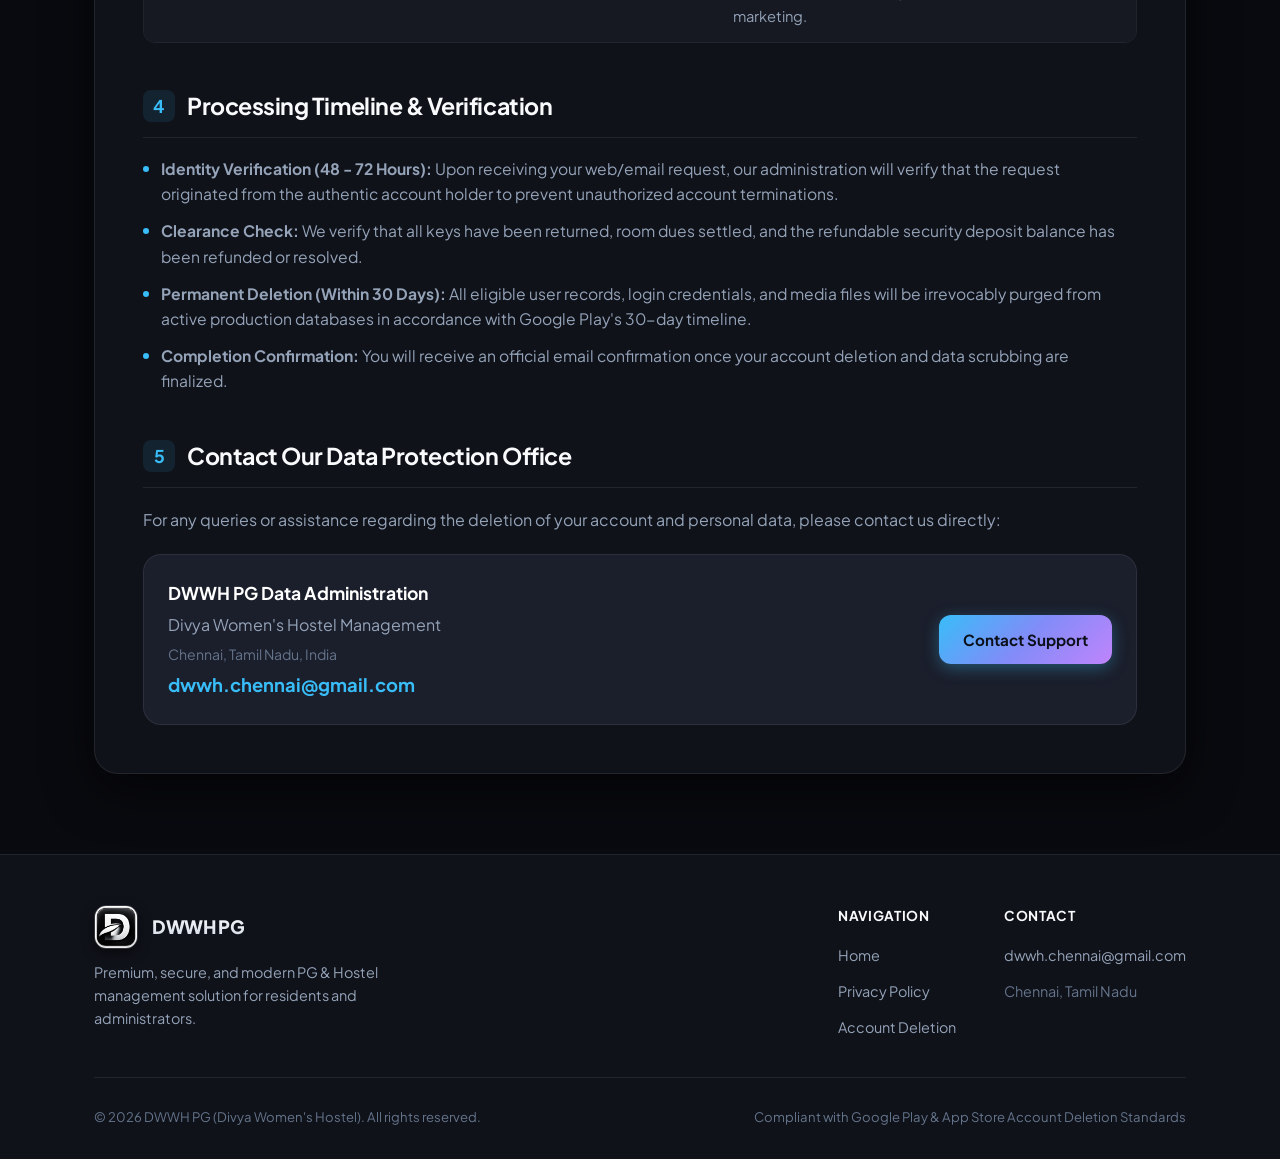
<file: deletion.html>
<!DOCTYPE html>
<html lang="en">
<head>
  <meta charset="UTF-8">
  <meta http-equiv="refresh" content="0; url=deletion-policy.html">
  <title>Redirecting to Account Deletion Policy...</title>
  <link rel="canonical" href="deletion-policy.html">
  <script>window.location.replace("deletion-policy.html");</script>
</head>
<body style="background:#090a0f; color:#f8fafc; font-family:sans-serif; text-align:center; padding-top:20vh;">
  <p>Redirecting to <a href="deletion-policy.html" style="color:#38bdf8;">Account Deletion Policy</a>...</p>
</body>
</html>
</file>
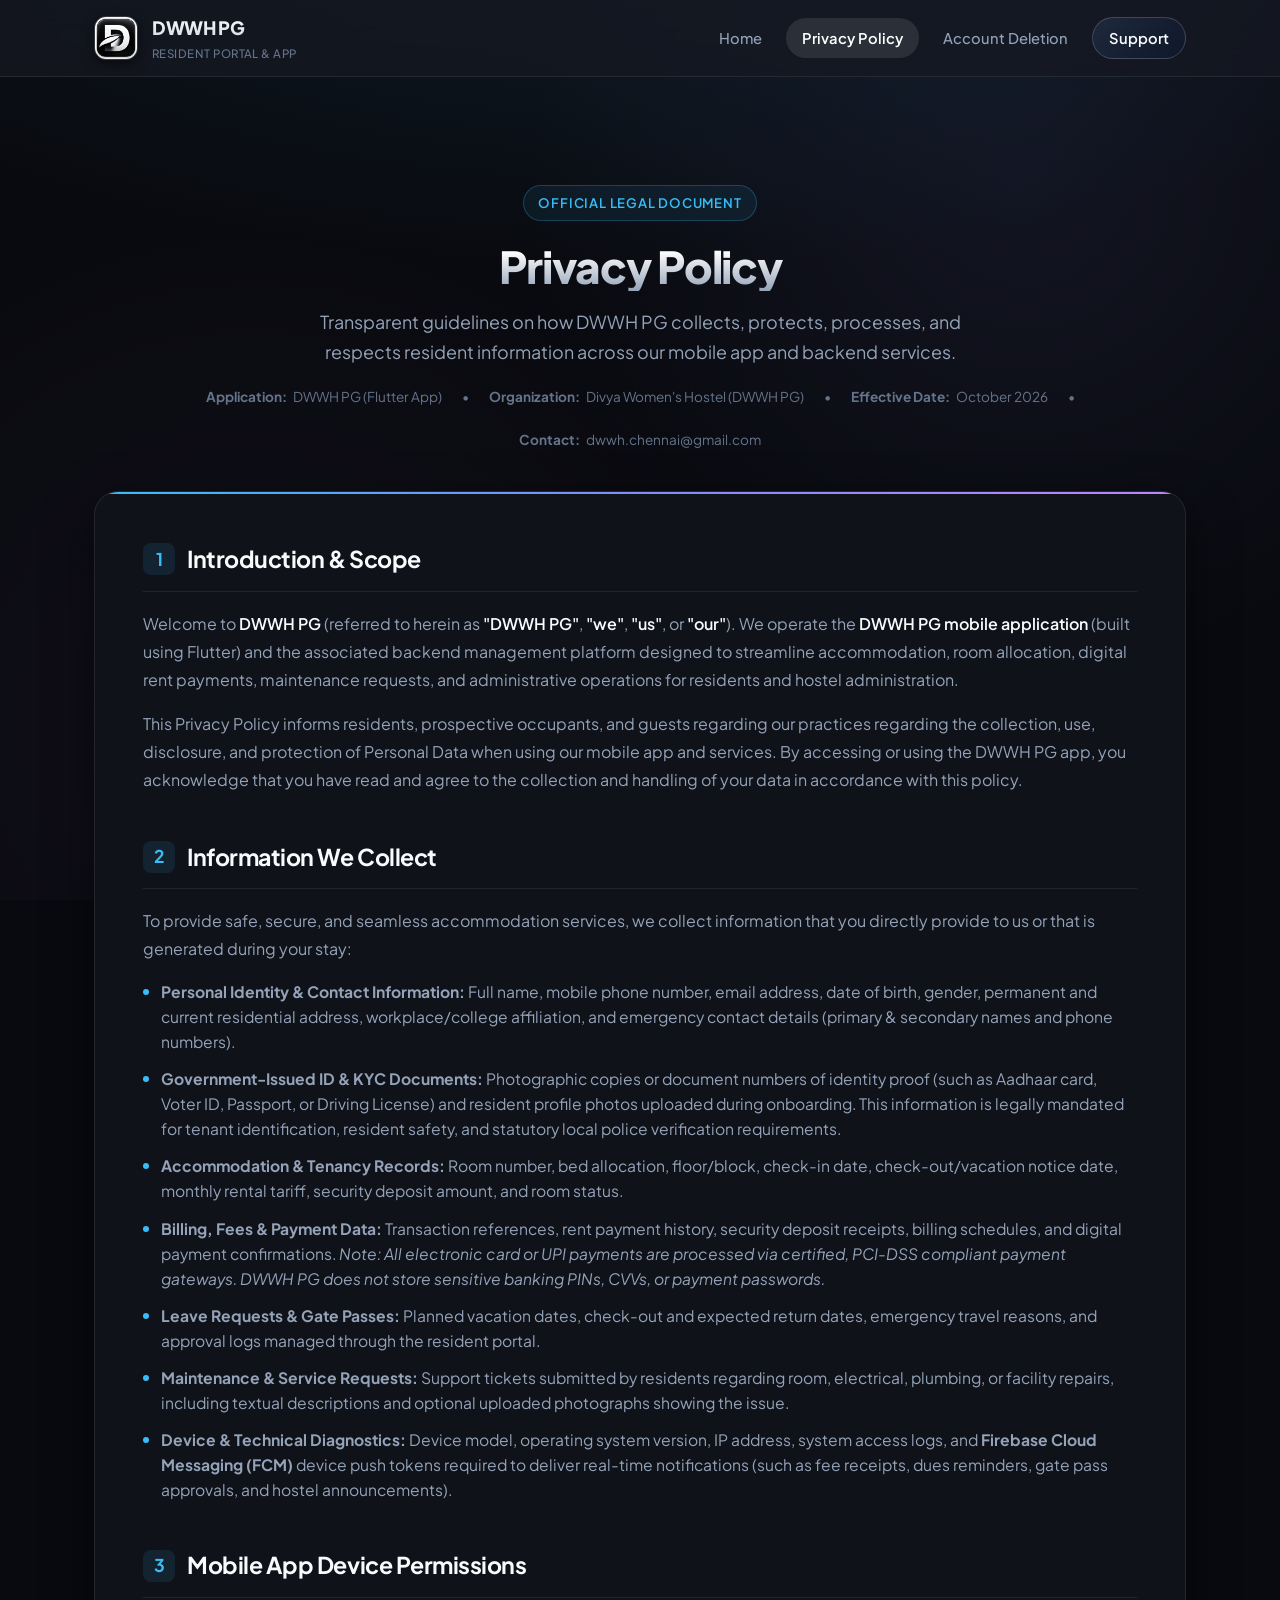
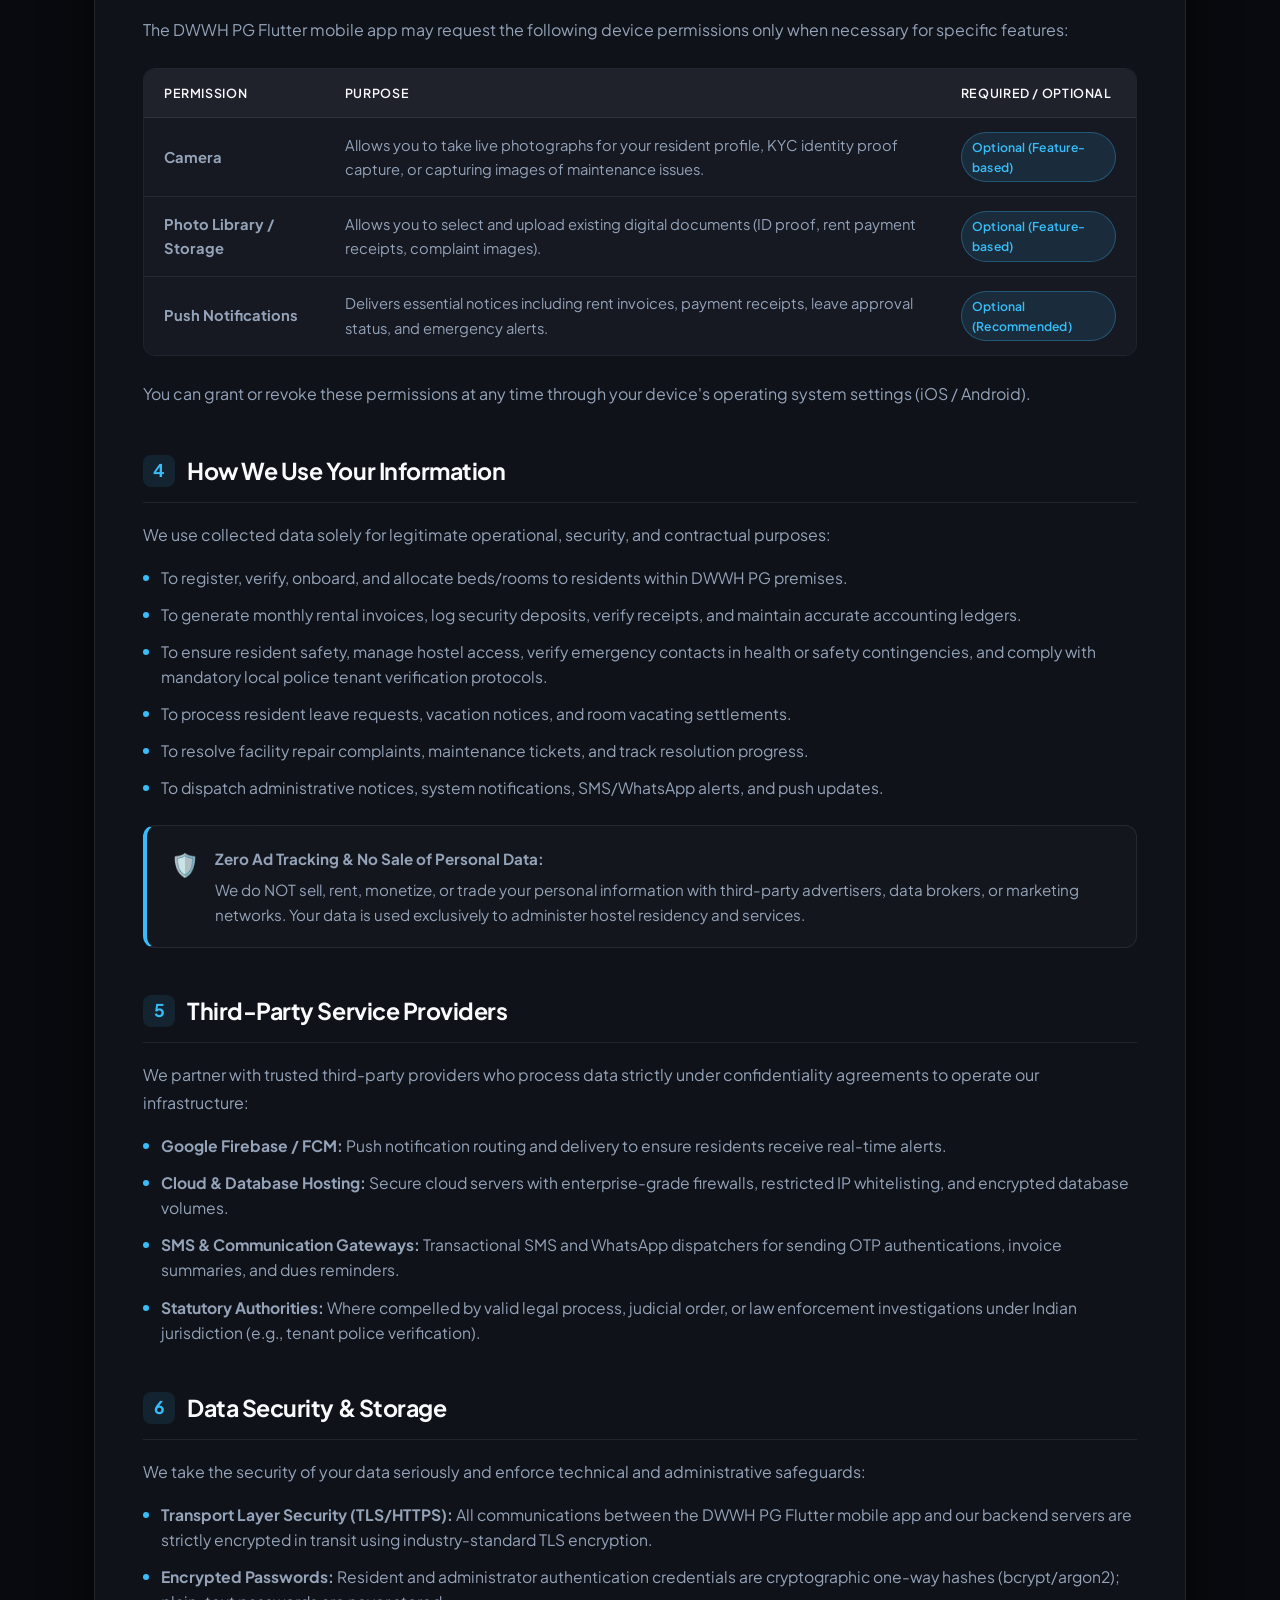
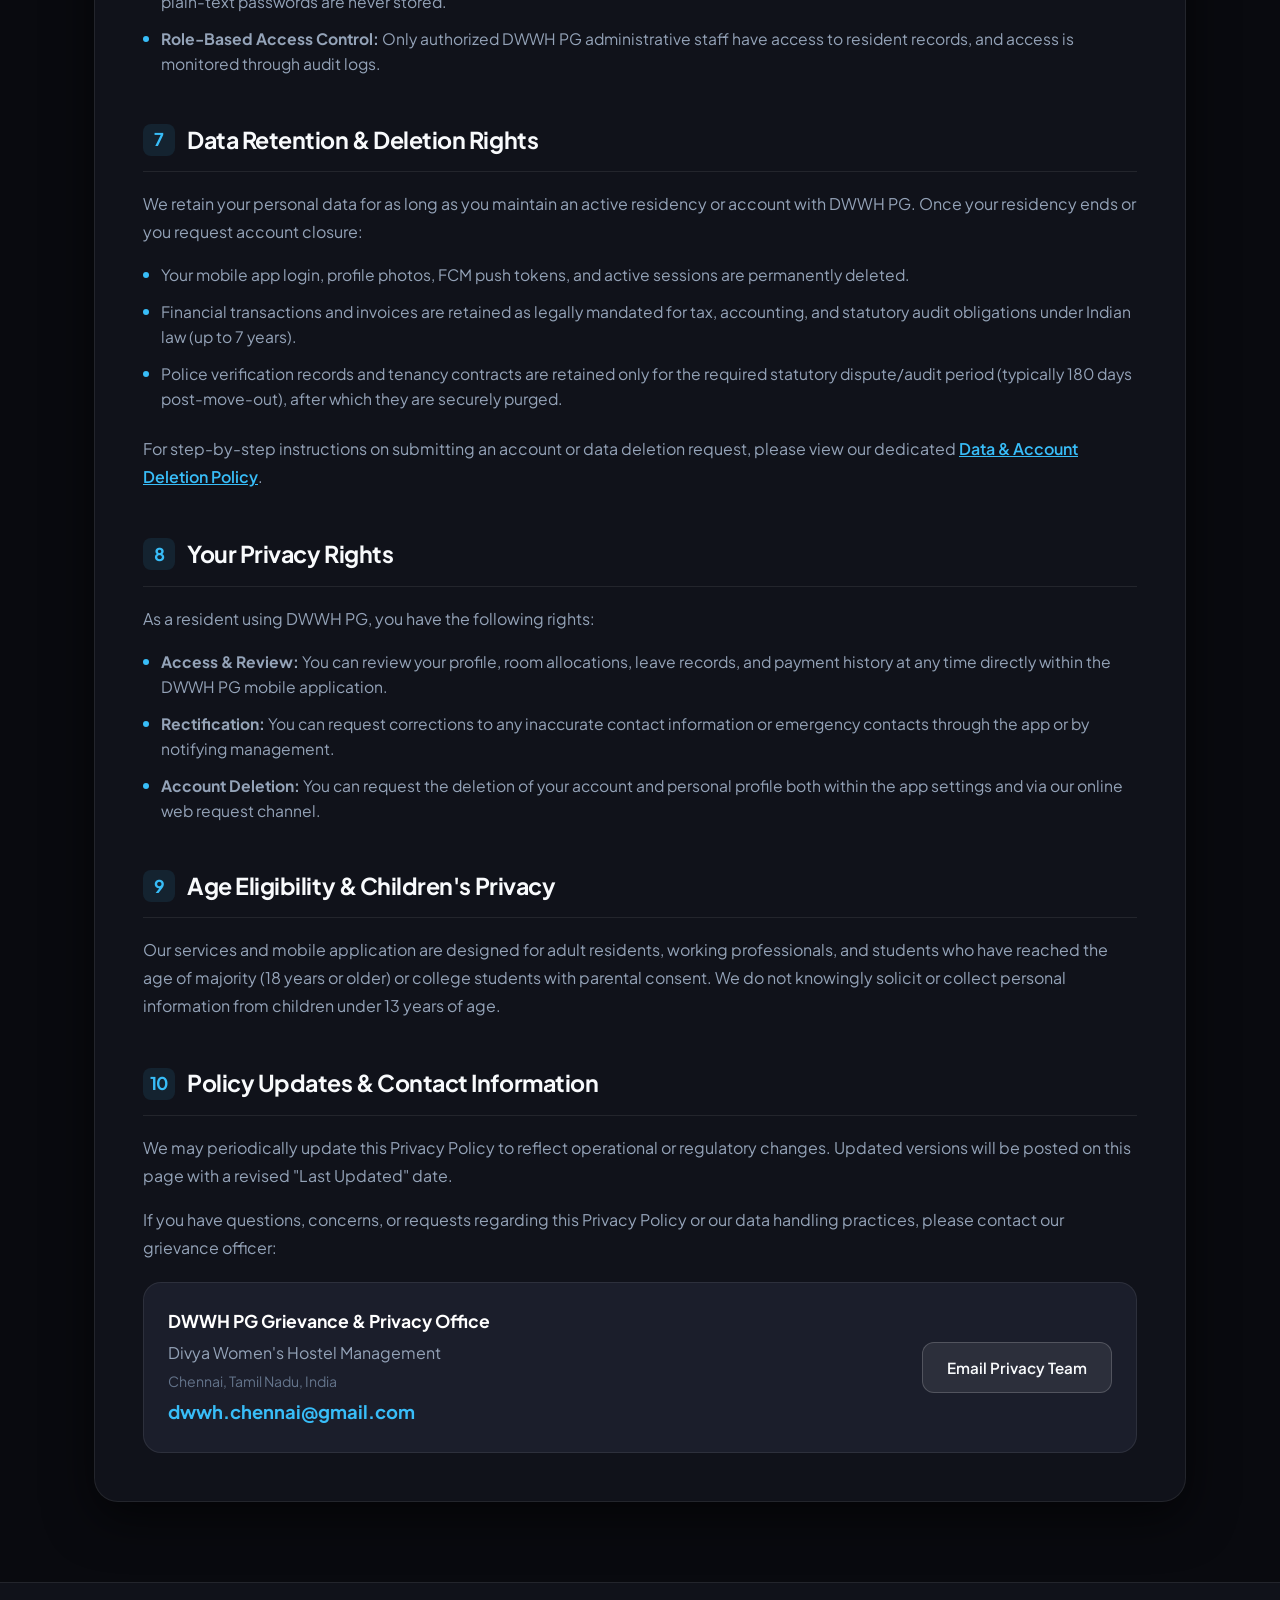
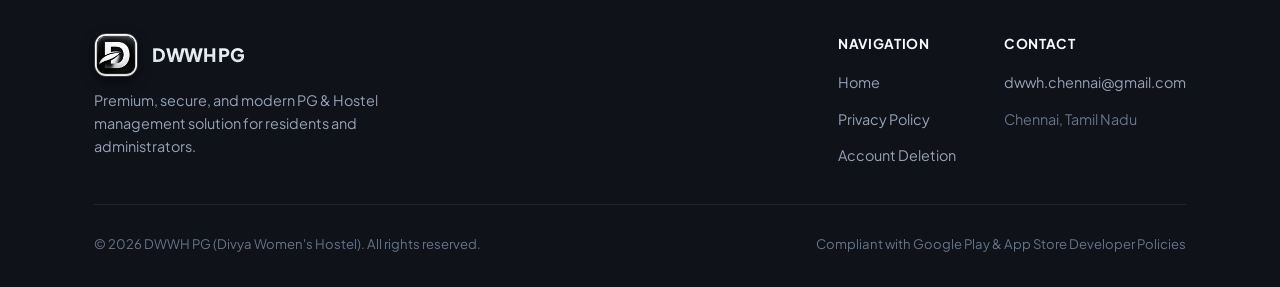
<file: privacy-policy.html>
<!DOCTYPE html>
<html lang="en">
<head>
  <meta charset="UTF-8">
  <meta name="viewport" content="width=device-width, initial-scale=1.0">
  <title>Privacy Policy | DWWH PG Mobile App</title>
  <meta name="description" content="Privacy Policy for DWWH PG (Divya Women's Hostel) Flutter mobile application and resident management portal. Explains how resident data, KYC, and payments are collected and protected.">
  <meta name="robots" content="index, follow">
  <link rel="icon" type="image/jpeg" href="logo.jpeg">
  <!-- Google Fonts -->
  <link rel="preconnect" href="https://fonts.googleapis.com">
  <link rel="preconnect" href="https://fonts.gstatic.com" crossorigin>
  <link href="https://fonts.googleapis.com/css2?family=Plus+Jakarta+Sans:wght@400;500;600;700;800&display=swap" rel="stylesheet">
  <link rel="stylesheet" href="styles.css">
</head>
<body>

  <!-- Site Navigation -->
  <header class="site-header">
    <div class="container nav-container">
      <a href="index.html" class="brand-link" id="nav-brand">
        <img src="logo.jpeg" alt="DWWH PG Logo" class="brand-logo" width="44" height="44">
        <div class="brand-title">
          <span class="brand-name">DWWH PG</span>
          <span class="brand-tagline">Resident Portal & App</span>
        </div>
      </a>
      <nav>
        <ul class="nav-links">
          <li><a href="index.html" class="nav-link" id="nav-home">Home</a></li>
          <li><a href="privacy-policy.html" class="nav-link active" id="nav-privacy">Privacy Policy</a></li>
          <li><a href="deletion-policy.html" class="nav-link" id="nav-deletion">Account Deletion</a></li>
          <li><a href="mailto:dwwh.chennai@gmail.com" class="nav-link btn-contact" id="nav-contact">Support</a></li>
        </ul>
      </nav>
    </div>
  </header>

  <!-- Hero Section -->
  <main class="content-wrapper">
    <div class="container">
      <section class="page-hero">
        <div class="hero-badge">Official Legal Document</div>
        <h1 class="page-title">Privacy Policy</h1>
        <p class="page-subtitle">
          Transparent guidelines on how DWWH PG collects, protects, processes, and respects resident information across our mobile app and backend services.
        </p>
        <div class="meta-bar">
          <span class="meta-item"><strong>Application:</strong> DWWH PG (Flutter App)</span>
          <span class="meta-item">•</span>
          <span class="meta-item"><strong>Organization:</strong> Divya Women's Hostel (DWWH PG)</span>
          <span class="meta-item">•</span>
          <span class="meta-item"><strong>Effective Date:</strong> October 2026</span>
          <span class="meta-item">•</span>
          <span class="meta-item"><strong>Contact:</strong> dwwh.chennai@gmail.com</span>
        </div>
      </section>

      <!-- Main Policy Content -->
      <article class="policy-card">

        <!-- 1. Introduction -->
        <section class="policy-section" id="section-introduction">
          <h2 class="section-title">
            <span class="section-icon">1</span>
            Introduction & Scope
          </h2>
          <p class="policy-text">
            Welcome to <strong>DWWH PG</strong> (referred to herein as <strong>"DWWH PG"</strong>, <strong>"we"</strong>, <strong>"us"</strong>, or <strong>"our"</strong>). We operate the <strong>DWWH PG mobile application</strong> (built using Flutter) and the associated backend management platform designed to streamline accommodation, room allocation, digital rent payments, maintenance requests, and administrative operations for residents and hostel administration.
          </p>
          <p class="policy-text">
            This Privacy Policy informs residents, prospective occupants, and guests regarding our practices regarding the collection, use, disclosure, and protection of Personal Data when using our mobile app and services. By accessing or using the DWWH PG app, you acknowledge that you have read and agree to the collection and handling of your data in accordance with this policy.
          </p>
        </section>

        <!-- 2. Data We Collect -->
        <section class="policy-section" id="section-data-collected">
          <h2 class="section-title">
            <span class="section-icon">2</span>
            Information We Collect
          </h2>
          <p class="policy-text">
            To provide safe, secure, and seamless accommodation services, we collect information that you directly provide to us or that is generated during your stay:
          </p>

          <ul class="policy-list">
            <li class="policy-list-item">
              <span class="list-bullet"></span>
              <div>
                <strong>Personal Identity & Contact Information:</strong> Full name, mobile phone number, email address, date of birth, gender, permanent and current residential address, workplace/college affiliation, and emergency contact details (primary & secondary names and phone numbers).
              </div>
            </li>
            <li class="policy-list-item">
              <span class="list-bullet"></span>
              <div>
                <strong>Government-Issued ID & KYC Documents:</strong> Photographic copies or document numbers of identity proof (such as Aadhaar card, Voter ID, Passport, or Driving License) and resident profile photos uploaded during onboarding. This information is legally mandated for tenant identification, resident safety, and statutory local police verification requirements.
              </div>
            </li>
            <li class="policy-list-item">
              <span class="list-bullet"></span>
              <div>
                <strong>Accommodation & Tenancy Records:</strong> Room number, bed allocation, floor/block, check-in date, check-out/vacation notice date, monthly rental tariff, security deposit amount, and room status.
              </div>
            </li>
            <li class="policy-list-item">
              <span class="list-bullet"></span>
              <div>
                <strong>Billing, Fees & Payment Data:</strong> Transaction references, rent payment history, security deposit receipts, billing schedules, and digital payment confirmations. <em>Note: All electronic card or UPI payments are processed via certified, PCI-DSS compliant payment gateways. DWWH PG does not store sensitive banking PINs, CVVs, or payment passwords.</em>
              </div>
            </li>
            <li class="policy-list-item">
              <span class="list-bullet"></span>
              <div>
                <strong>Leave Requests & Gate Passes:</strong> Planned vacation dates, check-out and expected return dates, emergency travel reasons, and approval logs managed through the resident portal.
              </div>
            </li>
            <li class="policy-list-item">
              <span class="list-bullet"></span>
              <div>
                <strong>Maintenance & Service Requests:</strong> Support tickets submitted by residents regarding room, electrical, plumbing, or facility repairs, including textual descriptions and optional uploaded photographs showing the issue.
              </div>
            </li>
            <li class="policy-list-item">
              <span class="list-bullet"></span>
              <div>
                <strong>Device & Technical Diagnostics:</strong> Device model, operating system version, IP address, system access logs, and <strong>Firebase Cloud Messaging (FCM)</strong> device push tokens required to deliver real-time notifications (such as fee receipts, dues reminders, gate pass approvals, and hostel announcements).
              </div>
            </li>
          </ul>
        </section>

        <!-- 3. Device Permissions -->
        <section class="policy-section" id="section-permissions">
          <h2 class="section-title">
            <span class="section-icon">3</span>
            Mobile App Device Permissions
          </h2>
          <p class="policy-text">
            The DWWH PG Flutter mobile app may request the following device permissions only when necessary for specific features:
          </p>

          <div class="table-responsive">
            <table class="data-table">
              <thead>
                <tr>
                  <th>Permission</th>
                  <th>Purpose</th>
                  <th>Required / Optional</th>
                </tr>
              </thead>
              <tbody>
                <tr>
                  <td><strong>Camera</strong></td>
                  <td>Allows you to take live photographs for your resident profile, KYC identity proof capture, or capturing images of maintenance issues.</td>
                  <td><span class="badge badge-optional">Optional (Feature-based)</span></td>
                </tr>
                <tr>
                  <td><strong>Photo Library / Storage</strong></td>
                  <td>Allows you to select and upload existing digital documents (ID proof, rent payment receipts, complaint images).</td>
                  <td><span class="badge badge-optional">Optional (Feature-based)</span></td>
                </tr>
                <tr>
                  <td><strong>Push Notifications</strong></td>
                  <td>Delivers essential notices including rent invoices, payment receipts, leave approval status, and emergency alerts.</td>
                  <td><span class="badge badge-optional">Optional (Recommended)</span></td>
                </tr>
              </tbody>
            </table>
          </div>
          <p class="policy-text">
            You can grant or revoke these permissions at any time through your device's operating system settings (iOS / Android).
          </p>
        </section>

        <!-- 4. How We Use Your Information -->
        <section class="policy-section" id="section-how-we-use">
          <h2 class="section-title">
            <span class="section-icon">4</span>
            How We Use Your Information
          </h2>
          <p class="policy-text">
            We use collected data solely for legitimate operational, security, and contractual purposes:
          </p>
          <ul class="policy-list">
            <li class="policy-list-item">
              <span class="list-bullet"></span>
              <div>To register, verify, onboard, and allocate beds/rooms to residents within DWWH PG premises.</div>
            </li>
            <li class="policy-list-item">
              <span class="list-bullet"></span>
              <div>To generate monthly rental invoices, log security deposits, verify receipts, and maintain accurate accounting ledgers.</div>
            </li>
            <li class="policy-list-item">
              <span class="list-bullet"></span>
              <div>To ensure resident safety, manage hostel access, verify emergency contacts in health or safety contingencies, and comply with mandatory local police tenant verification protocols.</div>
            </li>
            <li class="policy-list-item">
              <span class="list-bullet"></span>
              <div>To process resident leave requests, vacation notices, and room vacating settlements.</div>
            </li>
            <li class="policy-list-item">
              <span class="list-bullet"></span>
              <div>To resolve facility repair complaints, maintenance tickets, and track resolution progress.</div>
            </li>
            <li class="policy-list-item">
              <span class="list-bullet"></span>
              <div>To dispatch administrative notices, system notifications, SMS/WhatsApp alerts, and push updates.</div>
            </li>
          </ul>

          <div class="callout-box">
            <div class="callout-icon">🛡️</div>
            <div class="callout-content">
              <p><strong>Zero Ad Tracking & No Sale of Personal Data:</strong></p>
              <p>We do NOT sell, rent, monetize, or trade your personal information with third-party advertisers, data brokers, or marketing networks. Your data is used exclusively to administer hostel residency and services.</p>
            </div>
          </div>
        </section>

        <!-- 5. Third-Party Services -->
        <section class="policy-section" id="section-third-parties">
          <h2 class="section-title">
            <span class="section-icon">5</span>
            Third-Party Service Providers
          </h2>
          <p class="policy-text">
            We partner with trusted third-party providers who process data strictly under confidentiality agreements to operate our infrastructure:
          </p>
          <ul class="policy-list">
            <li class="policy-list-item">
              <span class="list-bullet"></span>
              <div><strong>Google Firebase / FCM:</strong> Push notification routing and delivery to ensure residents receive real-time alerts.</div>
            </li>
            <li class="policy-list-item">
              <span class="list-bullet"></span>
              <div><strong>Cloud & Database Hosting:</strong> Secure cloud servers with enterprise-grade firewalls, restricted IP whitelisting, and encrypted database volumes.</div>
            </li>
            <li class="policy-list-item">
              <span class="list-bullet"></span>
              <div><strong>SMS & Communication Gateways:</strong> Transactional SMS and WhatsApp dispatchers for sending OTP authentications, invoice summaries, and dues reminders.</div>
            </li>
            <li class="policy-list-item">
              <span class="list-bullet"></span>
              <div><strong>Statutory Authorities:</strong> Where compelled by valid legal process, judicial order, or law enforcement investigations under Indian jurisdiction (e.g., tenant police verification).</div>
            </li>
          </ul>
        </section>

        <!-- 6. Data Security -->
        <section class="policy-section" id="section-security">
          <h2 class="section-title">
            <span class="section-icon">6</span>
            Data Security & Storage
          </h2>
          <p class="policy-text">
            We take the security of your data seriously and enforce technical and administrative safeguards:
          </p>
          <ul class="policy-list">
            <li class="policy-list-item">
              <span class="list-bullet"></span>
              <div><strong>Transport Layer Security (TLS/HTTPS):</strong> All communications between the DWWH PG Flutter mobile app and our backend servers are strictly encrypted in transit using industry-standard TLS encryption.</div>
            </li>
            <li class="policy-list-item">
              <span class="list-bullet"></span>
              <div><strong>Encrypted Passwords:</strong> Resident and administrator authentication credentials are cryptographic one-way hashes (bcrypt/argon2); plain-text passwords are never stored.</div>
            </li>
            <li class="policy-list-item">
              <span class="list-bullet"></span>
              <div><strong>Role-Based Access Control:</strong> Only authorized DWWH PG administrative staff have access to resident records, and access is monitored through audit logs.</div>
            </li>
          </ul>
        </section>

        <!-- 7. Retention & Account Deletion -->
        <section class="policy-section" id="section-retention">
          <h2 class="section-title">
            <span class="section-icon">7</span>
            Data Retention & Deletion Rights
          </h2>
          <p class="policy-text">
            We retain your personal data for as long as you maintain an active residency or account with DWWH PG. Once your residency ends or you request account closure:
          </p>
          <ul class="policy-list">
            <li class="policy-list-item">
              <span class="list-bullet"></span>
              <div>Your mobile app login, profile photos, FCM push tokens, and active sessions are permanently deleted.</div>
            </li>
            <li class="policy-list-item">
              <span class="list-bullet"></span>
              <div>Financial transactions and invoices are retained as legally mandated for tax, accounting, and statutory audit obligations under Indian law (up to 7 years).</div>
            </li>
            <li class="policy-list-item">
              <span class="list-bullet"></span>
              <div>Police verification records and tenancy contracts are retained only for the required statutory dispute/audit period (typically 180 days post-move-out), after which they are securely purged.</div>
            </li>
          </ul>
          <p class="policy-text">
            For step-by-step instructions on submitting an account or data deletion request, please view our dedicated <a href="deletion-policy.html" style="color: var(--accent-primary); text-decoration: underline; font-weight: 600;">Data & Account Deletion Policy</a>.
          </p>
        </section>

        <!-- 8. Resident Rights -->
        <section class="policy-section" id="section-rights">
          <h2 class="section-title">
            <span class="section-icon">8</span>
            Your Privacy Rights
          </h2>
          <p class="policy-text">
            As a resident using DWWH PG, you have the following rights:
          </p>
          <ul class="policy-list">
            <li class="policy-list-item">
              <span class="list-bullet"></span>
              <div><strong>Access & Review:</strong> You can review your profile, room allocations, leave records, and payment history at any time directly within the DWWH PG mobile application.</div>
            </li>
            <li class="policy-list-item">
              <span class="list-bullet"></span>
              <div><strong>Rectification:</strong> You can request corrections to any inaccurate contact information or emergency contacts through the app or by notifying management.</div>
            </li>
            <li class="policy-list-item">
              <span class="list-bullet"></span>
              <div><strong>Account Deletion:</strong> You can request the deletion of your account and personal profile both within the app settings and via our online web request channel.</div>
            </li>
          </ul>
        </section>

        <!-- 9. Age Eligibility -->
        <section class="policy-section" id="section-children">
          <h2 class="section-title">
            <span class="section-icon">9</span>
            Age Eligibility & Children's Privacy
          </h2>
          <p class="policy-text">
            Our services and mobile application are designed for adult residents, working professionals, and students who have reached the age of majority (18 years or older) or college students with parental consent. We do not knowingly solicit or collect personal information from children under 13 years of age.
          </p>
        </section>

        <!-- 10. Updates & Contact -->
        <section class="policy-section" id="section-contact">
          <h2 class="section-title">
            <span class="section-icon">10</span>
            Policy Updates & Contact Information
          </h2>
          <p class="policy-text">
            We may periodically update this Privacy Policy to reflect operational or regulatory changes. Updated versions will be posted on this page with a revised "Last Updated" date.
          </p>
          <p class="policy-text">
            If you have questions, concerns, or requests regarding this Privacy Policy or our data handling practices, please contact our grievance officer:
          </p>

          <div class="contact-card">
            <div class="contact-info">
              <strong style="font-size: 1.1rem; color: #ffffff;">DWWH PG Grievance & Privacy Office</strong>
              <span style="color: var(--text-secondary);">Divya Women's Hostel Management</span>
              <span style="color: var(--text-muted); font-size: 0.88rem;">Chennai, Tamil Nadu, India</span>
              <a href="mailto:dwwh.chennai@gmail.com" class="contact-email">dwwh.chennai@gmail.com</a>
            </div>
            <a href="mailto:dwwh.chennai@gmail.com?subject=Privacy%20Policy%20Inquiry%20-%20DWWH%20PG" class="btn btn-secondary">
              Email Privacy Team
            </a>
          </div>
        </section>

      </article>
    </div>
  </main>

  <!-- Footer -->
  <footer class="site-footer">
    <div class="container">
      <div class="footer-top">
        <div class="footer-brand">
          <a href="index.html" class="brand-link">
            <img src="logo.jpeg" alt="DWWH PG" class="brand-logo" width="38" height="38">
            <span class="brand-name">DWWH PG</span>
          </a>
          <p>
            Premium, secure, and modern PG & Hostel management solution for residents and administrators.
          </p>
        </div>
        <div class="footer-nav">
          <div>
            <div class="footer-col-title">Navigation</div>
            <ul class="footer-links">
              <li><a href="index.html" class="footer-link">Home</a></li>
              <li><a href="privacy-policy.html" class="footer-link">Privacy Policy</a></li>
              <li><a href="deletion-policy.html" class="footer-link">Account Deletion</a></li>
            </ul>
          </div>
          <div>
            <div class="footer-col-title">Contact</div>
            <ul class="footer-links">
              <li><a href="mailto:dwwh.chennai@gmail.com" class="footer-link">dwwh.chennai@gmail.com</a></li>
              <li><span class="footer-link" style="color: var(--text-muted);">Chennai, Tamil Nadu</span></li>
            </ul>
          </div>
        </div>
      </div>
      <div class="footer-bottom">
        <div>© 2026 DWWH PG (Divya Women's Hostel). All rights reserved.</div>
        <div>Compliant with Google Play & App Store Developer Policies</div>
      </div>
    </div>
  </footer>

</body>
</html>
</file>
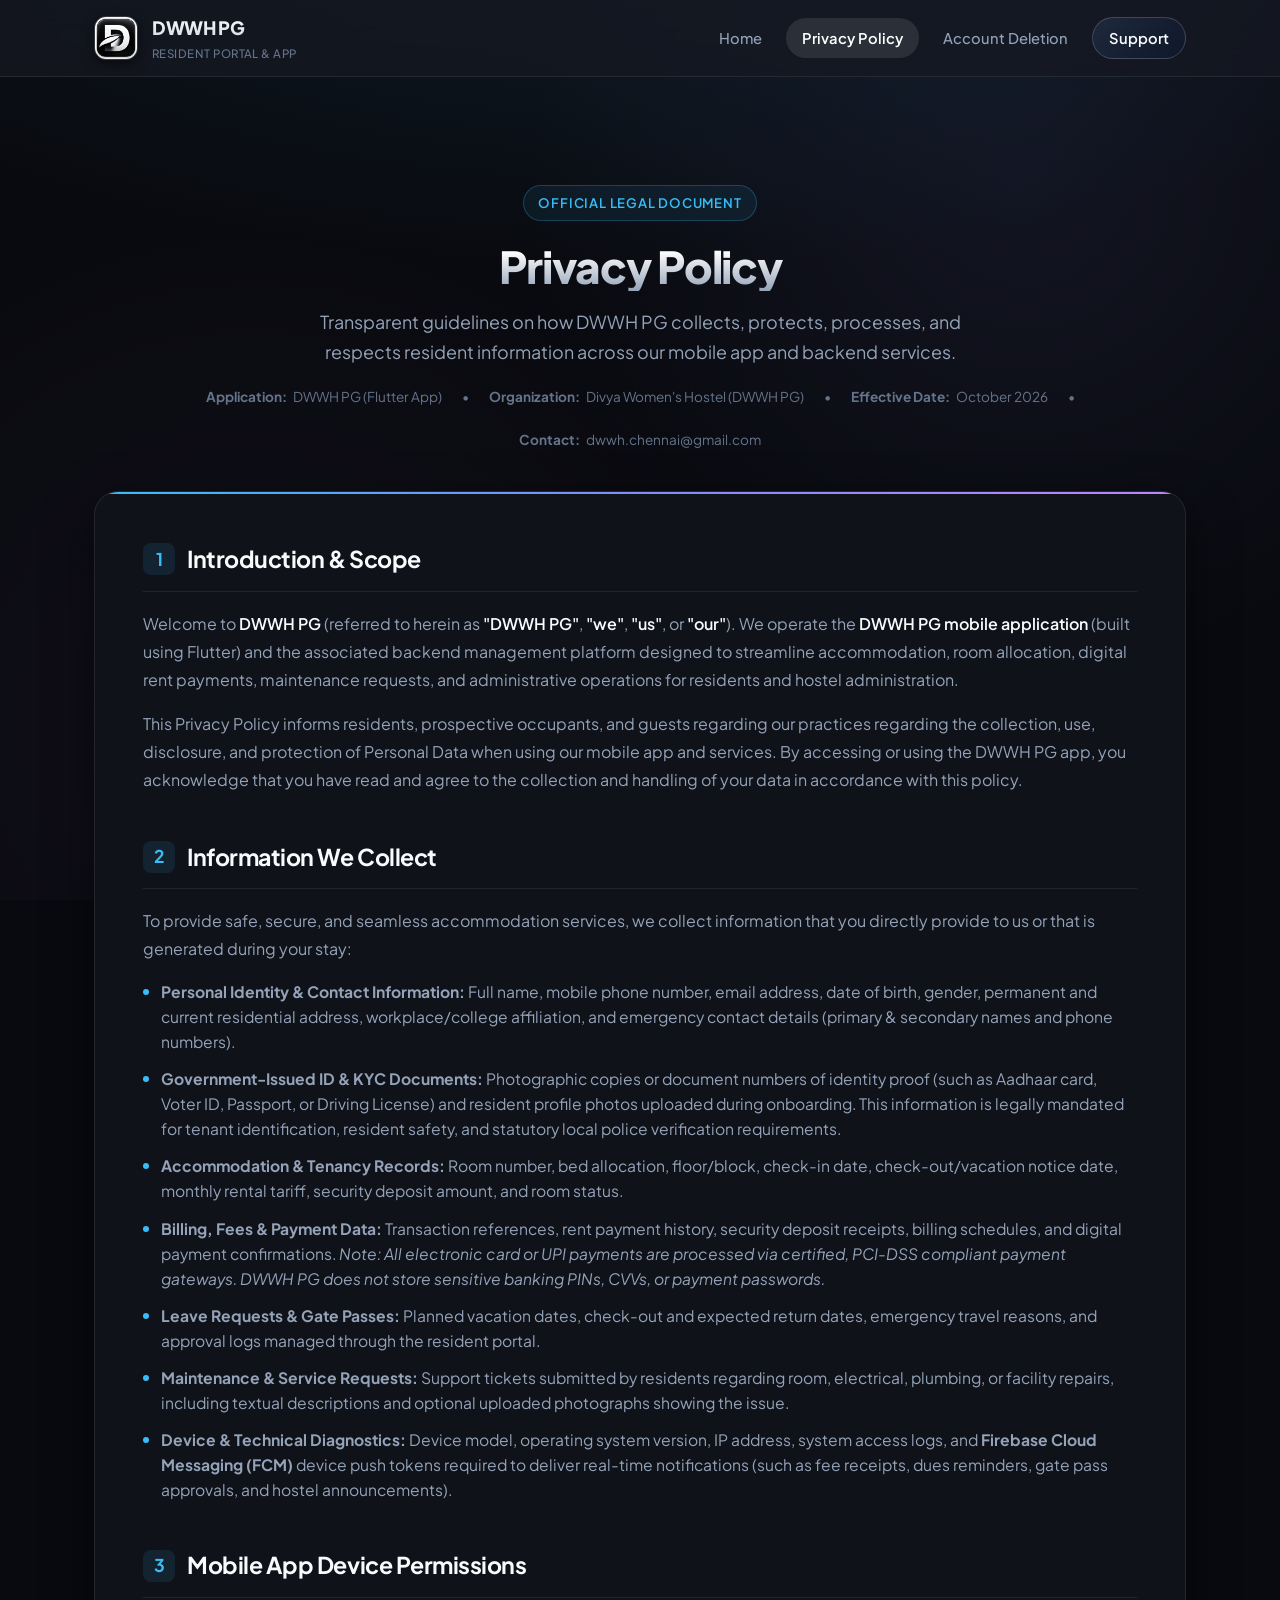
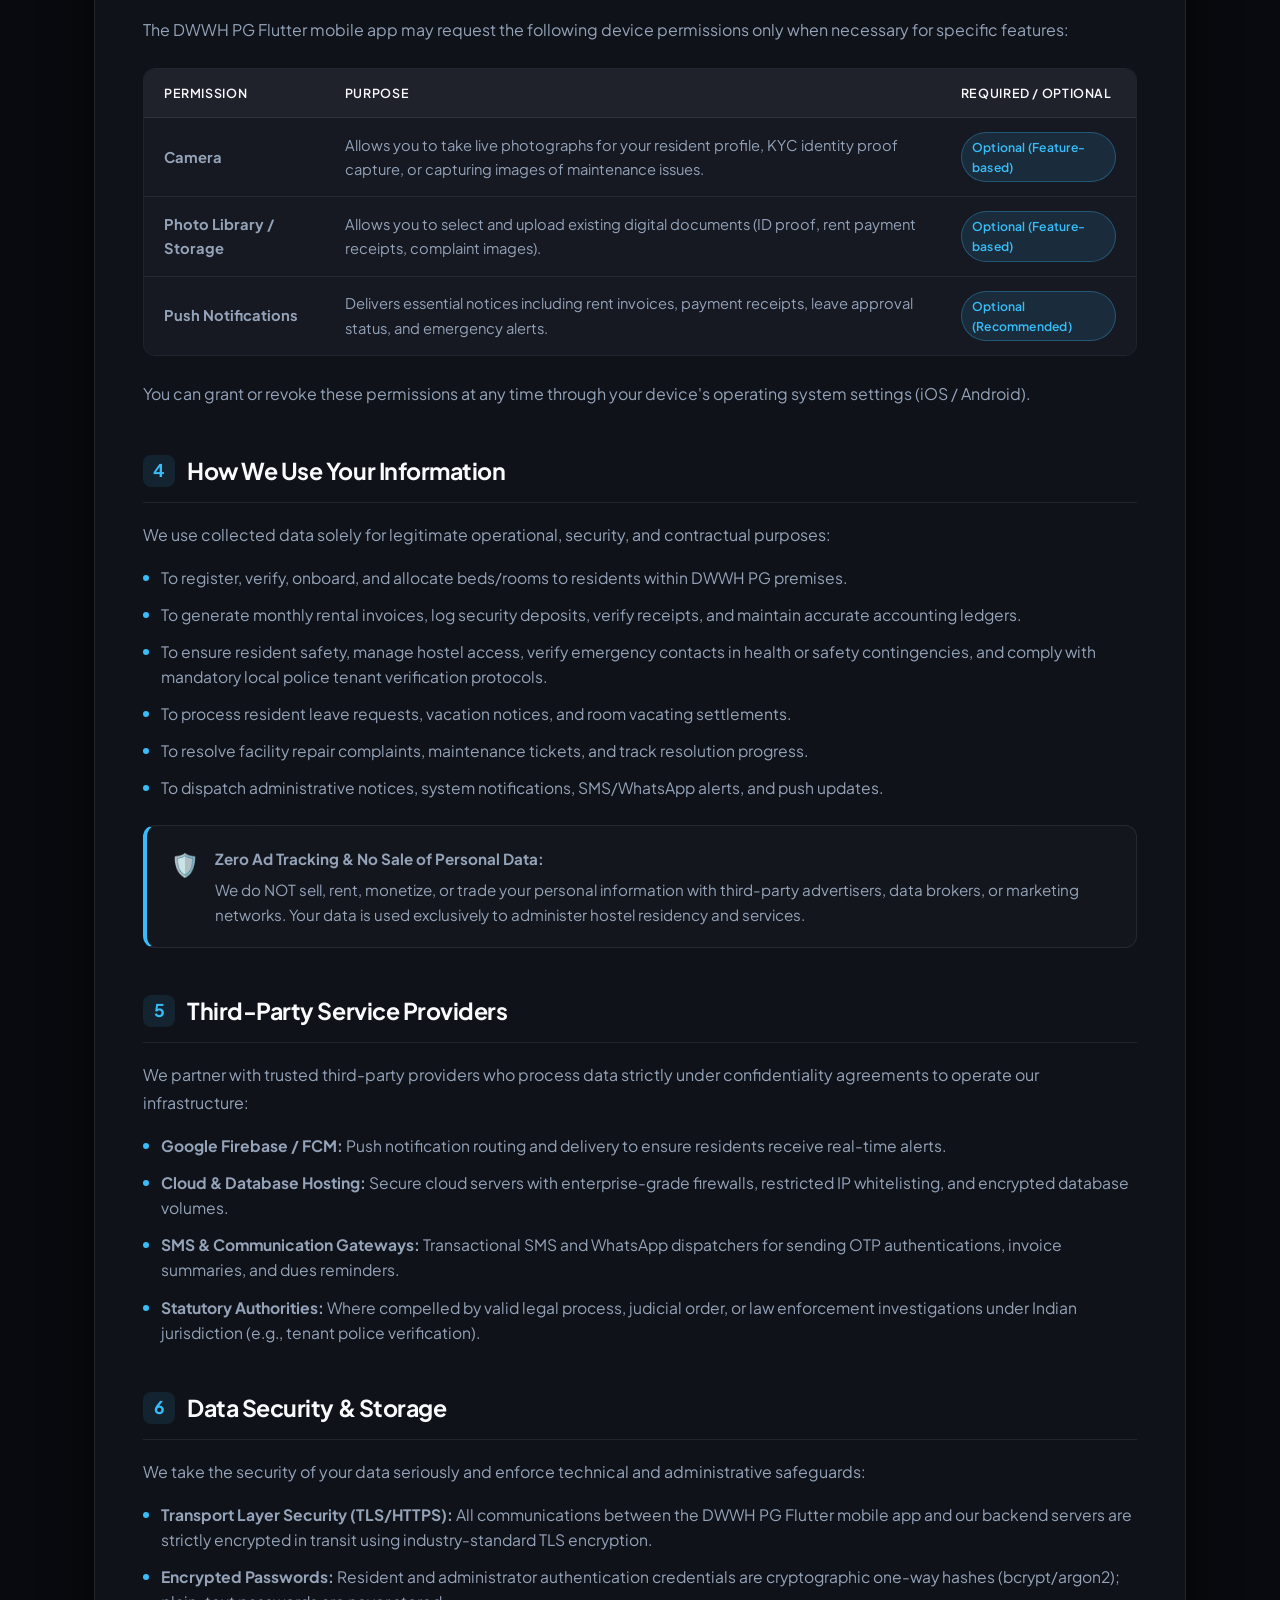
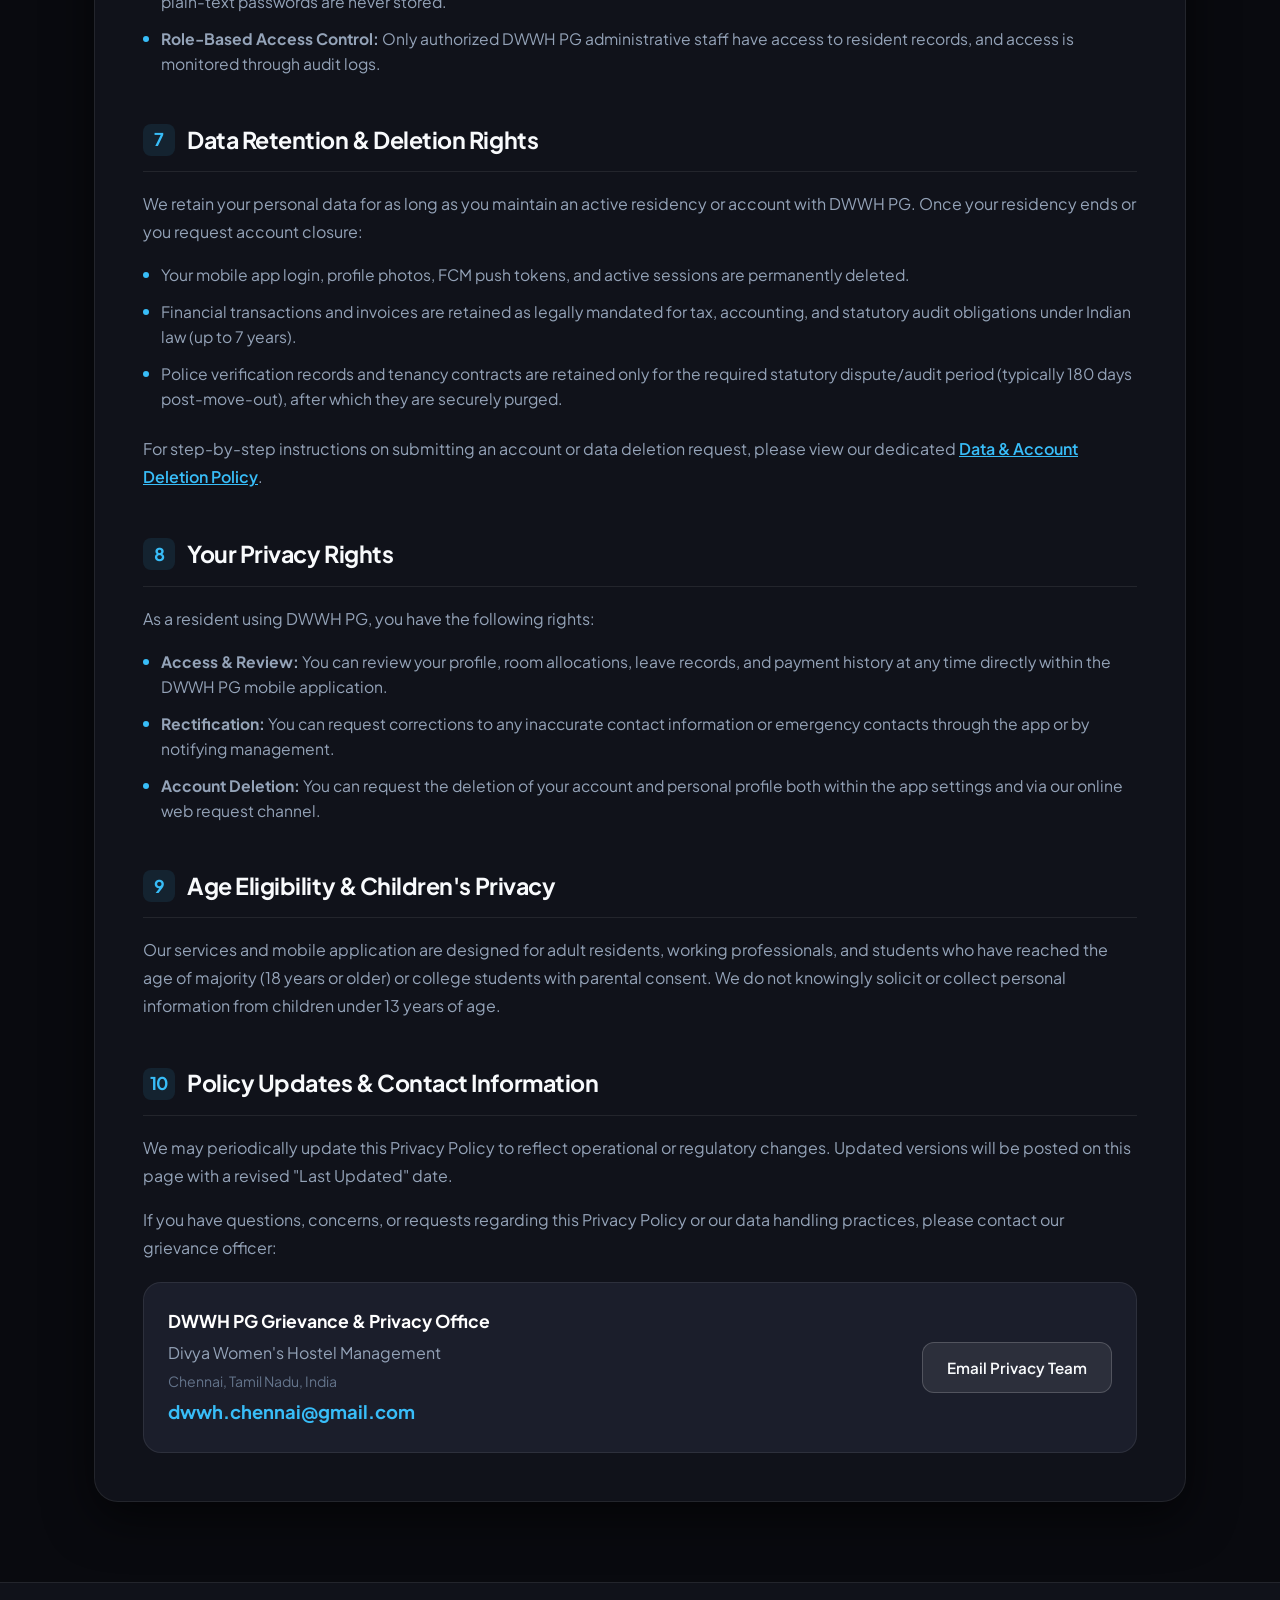
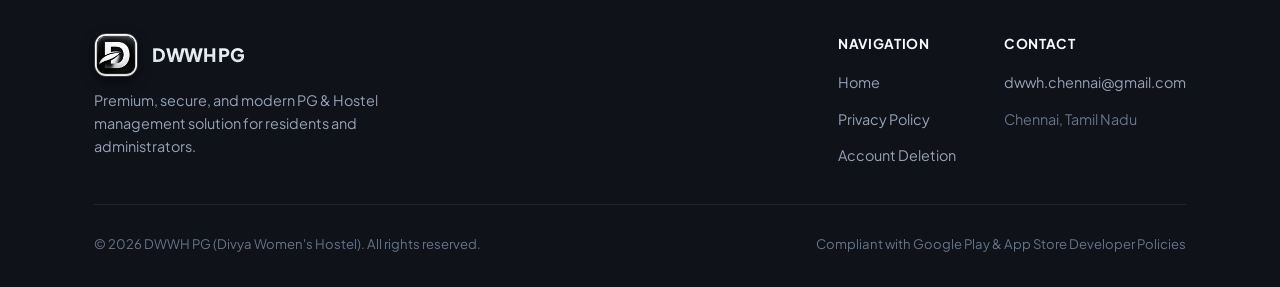
<file: privacy.html>
<!DOCTYPE html>
<html lang="en">
<head>
  <meta charset="UTF-8">
  <meta http-equiv="refresh" content="0; url=privacy-policy.html">
  <title>Redirecting to Privacy Policy...</title>
  <link rel="canonical" href="privacy-policy.html">
  <script>window.location.replace("privacy-policy.html");</script>
</head>
<body style="background:#090a0f; color:#f8fafc; font-family:sans-serif; text-align:center; padding-top:20vh;">
  <p>Redirecting to <a href="privacy-policy.html" style="color:#38bdf8;">Privacy Policy</a>...</p>
</body>
</html>
</file>
<file: styles.css>
/* ==========================================================================
   DWWH PG - Modern Design System & Stylesheet
   Color Palette: Deep Obsidian, Platinum, Slate & Subtle Gradients
   Typography: Plus Jakarta Sans / Inter
   ========================================================================== */

:root {
  --bg-base: #090a0f;
  --bg-surface: #10121a;
  --bg-elevated: #161822;
  --bg-card: #1b1e2b;
  --bg-card-hover: #222636;
  --bg-glass: rgba(22, 24, 34, 0.75);
  --border-subtle: rgba(255, 255, 255, 0.08);
  --border-hover: rgba(255, 255, 255, 0.18);
  --border-active: rgba(255, 255, 255, 0.3);

  --text-primary: #f8fafc;
  --text-secondary: #94a3b8;
  --text-muted: #64748b;
  --text-inverse: #090a0f;

  --accent-primary: #38bdf8;
  --accent-secondary: #818cf8;
  --accent-gradient: linear-gradient(135deg, #38bdf8 0%, #818cf8 50%, #c084fc 100%);
  --accent-glow: rgba(56, 189, 248, 0.15);
  --success: #10b981;
  --success-bg: rgba(16, 185, 129, 0.12);
  --warning: #f59e0b;
  --warning-bg: rgba(245, 158, 11, 0.12);
  --danger: #ef4444;
  --danger-bg: rgba(239, 68, 68, 0.12);

  --radius-sm: 8px;
  --radius-md: 12px;
  --radius-lg: 18px;
  --radius-xl: 24px;
  --radius-full: 9999px;

  --shadow-sm: 0 2px 8px rgba(0, 0, 0, 0.4);
  --shadow-md: 0 8px 24px rgba(0, 0, 0, 0.5);
  --shadow-lg: 0 16px 48px rgba(0, 0, 0, 0.6);
  --shadow-glow: 0 0 40px rgba(56, 189, 248, 0.18);

  --font-family: 'Plus Jakarta Sans', -apple-system, BlinkMacSystemFont, 'Segoe UI', Roboto, Helvetica, Arial, sans-serif;
  --max-width: 1140px;
  --transition-fast: 0.18s cubic-bezier(0.16, 1, 0.3, 1);
  --transition-smooth: 0.28s cubic-bezier(0.16, 1, 0.3, 1);
}

/* Base Reset */
*, *::before, *::after {
  box-sizing: border-box;
  margin: 0;
  padding: 0;
}

html {
  font-family: var(--font-family);
  font-size: 16px;
  scroll-behavior: smooth;
  background-color: var(--bg-base);
  color: var(--text-primary);
  line-height: 1.65;
  -webkit-font-smoothing: antialiased;
  -moz-osx-font-smoothing: grayscale;
}

body {
  min-height: 100vh;
  display: flex;
  flex-direction: column;
  background-color: var(--bg-base);
  background-image:
    radial-gradient(ellipse 80% 50% at 50% -20%, rgba(56, 189, 248, 0.12), transparent),
    radial-gradient(circle at 80% 20%, rgba(129, 140, 248, 0.08), transparent 40%),
    radial-gradient(circle at 20% 80%, rgba(192, 132, 252, 0.05), transparent 40%);
  background-attachment: fixed;
  overflow-x: hidden;
}

/* Layout Utilities */
.container {
  width: 100%;
  max-width: var(--max-width);
  margin: 0 auto;
  padding: 0 24px;
}

.content-wrapper {
  flex: 1;
  padding: 48px 0 80px;
}

/* Header & Navigation */
.site-header {
  position: sticky;
  top: 0;
  z-index: 100;
  background: var(--bg-glass);
  backdrop-filter: blur(16px);
  -webkit-backdrop-filter: blur(16px);
  border-bottom: 1px solid var(--border-subtle);
  transition: var(--transition-smooth);
}

.nav-container {
  display: flex;
  align-items: center;
  justify-content: space-between;
  height: 76px;
}

.brand-link {
  display: flex;
  align-items: center;
  gap: 14px;
  text-decoration: none;
  color: var(--text-primary);
  font-weight: 700;
  font-size: 1.25rem;
  letter-spacing: -0.02em;
}

.brand-logo {
  width: 44px;
  height: 44px;
  border-radius: var(--radius-md);
  object-fit: cover;
  box-shadow: 0 4px 12px rgba(0, 0, 0, 0.5);
  border: 1px solid rgba(255, 255, 255, 0.15);
  transition: var(--transition-fast);
}

.brand-link:hover .brand-logo {
  transform: scale(1.05);
  border-color: rgba(255, 255, 255, 0.35);
}

.brand-title {
  display: flex;
  flex-direction: column;
}

.brand-name {
  font-size: 1.15rem;
  font-weight: 800;
  letter-spacing: -0.02em;
  background: linear-gradient(180deg, #ffffff 0%, #cbd5e1 100%);
  -webkit-background-clip: text;
  -webkit-text-fill-color: transparent;
}

.brand-tagline {
  font-size: 0.72rem;
  color: var(--text-muted);
  font-weight: 500;
  letter-spacing: 0.04em;
  text-transform: uppercase;
}

.nav-links {
  display: flex;
  align-items: center;
  gap: 8px;
  list-style: none;
}

.nav-link {
  display: inline-flex;
  align-items: center;
  padding: 8px 16px;
  border-radius: var(--radius-full);
  color: var(--text-secondary);
  text-decoration: none;
  font-size: 0.92rem;
  font-weight: 500;
  transition: var(--transition-fast);
}

.nav-link:hover {
  color: var(--text-primary);
  background-color: rgba(255, 255, 255, 0.06);
}

.nav-link.active {
  color: #ffffff;
  background-color: rgba(255, 255, 255, 0.1);
  font-weight: 600;
}

.btn-contact {
  background: linear-gradient(135deg, #1e293b, #0f172a);
  border: 1px solid var(--border-hover);
  color: var(--text-primary);
  font-weight: 600;
}

.btn-contact:hover {
  border-color: var(--accent-primary);
  color: var(--accent-primary);
  box-shadow: 0 0 16px rgba(56, 189, 248, 0.2);
}

/* Page Header / Hero */
.page-hero {
  text-align: center;
  padding: 60px 0 40px;
  position: relative;
}

.hero-badge {
  display: inline-flex;
  align-items: center;
  gap: 8px;
  padding: 6px 14px;
  border-radius: var(--radius-full);
  background: rgba(56, 189, 248, 0.08);
  border: 1px solid rgba(56, 189, 248, 0.25);
  color: var(--accent-primary);
  font-size: 0.82rem;
  font-weight: 600;
  text-transform: uppercase;
  letter-spacing: 0.06em;
  margin-bottom: 20px;
}

.hero-badge.warning-badge {
  background: var(--danger-bg);
  border-color: rgba(239, 68, 68, 0.3);
  color: #f87171;
}

.page-title {
  font-size: 2.75rem;
  font-weight: 800;
  line-height: 1.15;
  letter-spacing: -0.03em;
  margin-bottom: 16px;
  background: linear-gradient(180deg, #ffffff 20%, #94a3b8 100%);
  -webkit-background-clip: text;
  -webkit-text-fill-color: transparent;
}

.page-subtitle {
  font-size: 1.12rem;
  color: var(--text-secondary);
  max-width: 680px;
  margin: 0 auto 20px;
  font-weight: 400;
}

.meta-bar {
  display: flex;
  align-items: center;
  justify-content: center;
  gap: 20px;
  font-size: 0.85rem;
  color: var(--text-muted);
  flex-wrap: wrap;
}

.meta-item {
  display: inline-flex;
  align-items: center;
  gap: 6px;
}

/* Document Container & Card Styles */
.policy-card {
  background: var(--bg-surface);
  border: 1px solid var(--border-subtle);
  border-radius: var(--radius-xl);
  padding: 48px;
  box-shadow: var(--shadow-lg);
  position: relative;
  overflow: hidden;
}

.policy-card::before {
  content: "";
  position: absolute;
  top: 0;
  left: 0;
  right: 0;
  height: 2px;
  background: var(--accent-gradient);
}

.policy-section {
  margin-bottom: 44px;
}

.policy-section:last-child {
  margin-bottom: 0;
}

.section-title {
  display: flex;
  align-items: center;
  gap: 12px;
  font-size: 1.45rem;
  font-weight: 700;
  letter-spacing: -0.02em;
  color: var(--text-primary);
  margin-bottom: 18px;
  padding-bottom: 12px;
  border-bottom: 1px solid var(--border-subtle);
}

.section-icon {
  display: inline-flex;
  align-items: center;
  justify-content: center;
  width: 32px;
  height: 32px;
  border-radius: var(--radius-sm);
  background: rgba(56, 189, 248, 0.1);
  color: var(--accent-primary);
  font-size: 1.1rem;
}

.policy-text {
  color: var(--text-secondary);
  font-size: 1rem;
  line-height: 1.75;
  margin-bottom: 16px;
}

.policy-text strong {
  color: var(--text-primary);
  font-weight: 600;
}

.policy-list {
  list-style: none;
  margin: 16px 0 24px;
  display: flex;
  flex-direction: column;
  gap: 12px;
}

.policy-list-item {
  display: flex;
  align-items: flex-start;
  gap: 12px;
  color: var(--text-secondary);
  font-size: 0.98rem;
  line-height: 1.6;
}

.list-bullet {
  display: inline-block;
  width: 6px;
  height: 6px;
  border-radius: 50%;
  background-color: var(--accent-primary);
  margin-top: 10px;
  flex-shrink: 0;
}

/* Callout Box */
.callout-box {
  background: rgba(255, 255, 255, 0.02);
  border: 1px solid var(--border-subtle);
  border-left: 4px solid var(--accent-primary);
  border-radius: var(--radius-md);
  padding: 20px 24px;
  margin: 24px 0;
  display: flex;
  gap: 16px;
}

.callout-box.warning {
  border-left-color: var(--warning);
  background: rgba(245, 158, 11, 0.03);
}

.callout-box.danger {
  border-left-color: var(--danger);
  background: rgba(239, 68, 68, 0.03);
}

.callout-icon {
  font-size: 1.4rem;
  flex-shrink: 0;
}

.callout-content p {
  color: var(--text-secondary);
  font-size: 0.95rem;
  line-height: 1.65;
  margin-bottom: 6px;
}

.callout-content p:last-child {
  margin-bottom: 0;
}

/* Tables for Data Categories and Retention */
.table-responsive {
  width: 100%;
  overflow-x: auto;
  margin: 24px 0;
  border-radius: var(--radius-md);
  border: 1px solid var(--border-subtle);
}

.data-table {
  width: 100%;
  border-collapse: collapse;
  text-align: left;
  font-size: 0.92rem;
  background-color: var(--bg-elevated);
}

.data-table th, .data-table td {
  padding: 14px 20px;
  border-bottom: 1px solid var(--border-subtle);
}

.data-table th {
  background-color: rgba(255, 255, 255, 0.04);
  color: var(--text-primary);
  font-weight: 600;
  text-transform: uppercase;
  font-size: 0.78rem;
  letter-spacing: 0.05em;
}

.data-table tr:last-child td {
  border-bottom: none;
}

.data-table td {
  color: var(--text-secondary);
}

.badge {
  display: inline-block;
  padding: 4px 10px;
  border-radius: var(--radius-full);
  font-size: 0.76rem;
  font-weight: 600;
  letter-spacing: 0.02em;
}

.badge-immediate {
  background: var(--danger-bg);
  color: #f87171;
  border: 1px solid rgba(239, 68, 68, 0.3);
}

.badge-retained {
  background: var(--warning-bg);
  color: #fbbf24;
  border: 1px solid rgba(245, 158, 11, 0.3);
}

.badge-optional {
  background: rgba(56, 189, 248, 0.12);
  color: #38bdf8;
  border: 1px solid rgba(56, 189, 248, 0.3);
}

/* Steps Grid */
.steps-grid {
  display: grid;
  grid-template-columns: repeat(auto-fit, minmax(280px, 1fr));
  gap: 20px;
  margin: 24px 0;
}

.step-card {
  background: var(--bg-card);
  border: 1px solid var(--border-subtle);
  border-radius: var(--radius-lg);
  padding: 24px;
  position: relative;
  transition: var(--transition-fast);
}

.step-card:hover {
  border-color: var(--border-hover);
  transform: translateY(-2px);
}

.step-number {
  width: 32px;
  height: 32px;
  border-radius: var(--radius-full);
  background: var(--accent-gradient);
  color: #ffffff;
  display: flex;
  align-items: center;
  justify-content: center;
  font-size: 0.88rem;
  font-weight: 700;
  margin-bottom: 16px;
}

.step-title {
  font-size: 1.05rem;
  font-weight: 700;
  color: var(--text-primary);
  margin-bottom: 8px;
}

.step-description {
  font-size: 0.9rem;
  color: var(--text-secondary);
  line-height: 1.6;
}

/* Request Form & Direct Mailbox Card */
.action-box {
  background: linear-gradient(145deg, #141724 0%, #1e2235 100%);
  border: 1px solid rgba(56, 189, 248, 0.25);
  border-radius: var(--radius-xl);
  padding: 32px;
  margin: 32px 0;
  box-shadow: var(--shadow-md), var(--shadow-glow);
}

.action-header {
  margin-bottom: 20px;
}

.action-title {
  font-size: 1.25rem;
  font-weight: 700;
  color: #ffffff;
  margin-bottom: 6px;
}

.action-subtitle {
  color: var(--text-secondary);
  font-size: 0.92rem;
}

.action-buttons {
  display: flex;
  align-items: center;
  gap: 16px;
  flex-wrap: wrap;
  margin-top: 24px;
}

.btn {
  display: inline-flex;
  align-items: center;
  justify-content: center;
  gap: 8px;
  padding: 12px 24px;
  border-radius: var(--radius-md);
  font-size: 0.95rem;
  font-weight: 600;
  text-decoration: none;
  cursor: pointer;
  border: none;
  transition: var(--transition-fast);
}

.btn-primary {
  background: var(--accent-gradient);
  color: #0b0f19;
  font-weight: 700;
  box-shadow: 0 4px 16px rgba(56, 189, 248, 0.35);
}

.btn-primary:hover {
  transform: translateY(-2px);
  box-shadow: 0 6px 24px rgba(56, 189, 248, 0.5);
  filter: brightness(1.08);
}

.btn-secondary {
  background: rgba(255, 255, 255, 0.08);
  color: var(--text-primary);
  border: 1px solid var(--border-hover);
}

.btn-secondary:hover {
  background: rgba(255, 255, 255, 0.12);
  border-color: rgba(255, 255, 255, 0.3);
}

/* Contact Card */
.contact-card {
  display: flex;
  align-items: center;
  justify-content: space-between;
  padding: 24px;
  border-radius: var(--radius-lg);
  background: var(--bg-card);
  border: 1px solid var(--border-subtle);
  margin-top: 20px;
  flex-wrap: wrap;
  gap: 16px;
}

.contact-info {
  display: flex;
  flex-direction: column;
  gap: 4px;
}

.contact-email {
  font-size: 1.15rem;
  font-weight: 700;
  color: var(--accent-primary);
  text-decoration: none;
}

.contact-email:hover {
  text-decoration: underline;
}

/* Landing Page Specific Sections */
.features-grid {
  display: grid;
  grid-template-columns: repeat(auto-fit, minmax(320px, 1fr));
  gap: 24px;
  margin: 50px 0;
}

.feature-card {
  background: var(--bg-surface);
  border: 1px solid var(--border-subtle);
  border-radius: var(--radius-lg);
  padding: 32px;
  transition: var(--transition-smooth);
  position: relative;
  overflow: hidden;
}

.feature-card:hover {
  border-color: var(--border-hover);
  background: var(--bg-card);
  transform: translateY(-4px);
  box-shadow: var(--shadow-md);
}

.feature-icon-wrapper {
  width: 54px;
  height: 54px;
  border-radius: var(--radius-md);
  background: rgba(56, 189, 248, 0.1);
  display: flex;
  align-items: center;
  justify-content: center;
  font-size: 1.6rem;
  margin-bottom: 20px;
  border: 1px solid rgba(56, 189, 248, 0.2);
}

.feature-title {
  font-size: 1.25rem;
  font-weight: 700;
  color: var(--text-primary);
  margin-bottom: 10px;
}

.feature-desc {
  color: var(--text-secondary);
  font-size: 0.95rem;
  line-height: 1.65;
}

.policy-showcase {
  display: grid;
  grid-template-columns: repeat(auto-fit, minmax(320px, 1fr));
  gap: 24px;
  margin: 40px 0 60px;
}

.policy-promo-card {
  background: linear-gradient(180deg, #131622 0%, #0d0f17 100%);
  border: 1px solid var(--border-subtle);
  border-radius: var(--radius-xl);
  padding: 36px;
  display: flex;
  flex-direction: column;
  justify-content: space-between;
  transition: var(--transition-smooth);
}

.policy-promo-card:hover {
  border-color: var(--accent-primary);
  transform: translateY(-4px);
  box-shadow: 0 12px 32px rgba(56, 189, 248, 0.15);
}

.policy-promo-card h3 {
  font-size: 1.4rem;
  font-weight: 700;
  margin-bottom: 12px;
  color: var(--text-primary);
}

.policy-promo-card p {
  color: var(--text-secondary);
  font-size: 0.95rem;
  margin-bottom: 24px;
  line-height: 1.65;
}

/* Footer */
.site-footer {
  border-top: 1px solid var(--border-subtle);
  background-color: var(--bg-surface);
  padding: 50px 0 32px;
  margin-top: auto;
}

.footer-top {
  display: flex;
  justify-content: space-between;
  align-items: flex-start;
  flex-wrap: wrap;
  gap: 36px;
  margin-bottom: 36px;
}

.footer-brand {
  max-width: 360px;
}

.footer-brand p {
  color: var(--text-secondary);
  font-size: 0.9rem;
  margin-top: 12px;
  line-height: 1.6;
}

.footer-nav {
  display: flex;
  gap: 48px;
  flex-wrap: wrap;
}

.footer-col-title {
  font-size: 0.85rem;
  font-weight: 700;
  color: var(--text-primary);
  text-transform: uppercase;
  letter-spacing: 0.05em;
  margin-bottom: 14px;
}

.footer-links {
  list-style: none;
  display: flex;
  flex-direction: column;
  gap: 10px;
}

.footer-link {
  color: var(--text-secondary);
  text-decoration: none;
  font-size: 0.9rem;
  transition: var(--transition-fast);
}

.footer-link:hover {
  color: var(--accent-primary);
}

.footer-bottom {
  display: flex;
  justify-content: space-between;
  align-items: center;
  padding-top: 28px;
  border-top: 1px solid var(--border-subtle);
  font-size: 0.82rem;
  color: var(--text-muted);
  flex-wrap: wrap;
  gap: 16px;
}

/* Responsive adjustments */
@media (max-width: 768px) {
  .nav-container {
    height: auto;
    padding: 16px 0;
    flex-direction: column;
    gap: 16px;
  }

  .nav-links {
    width: 100%;
    justify-content: center;
    flex-wrap: wrap;
  }

  .page-title {
    font-size: 2.1rem;
  }

  .policy-card {
    padding: 24px;
  }

  .action-box {
    padding: 24px;
  }

  .footer-top {
    flex-direction: column;
  }
}
</file>
